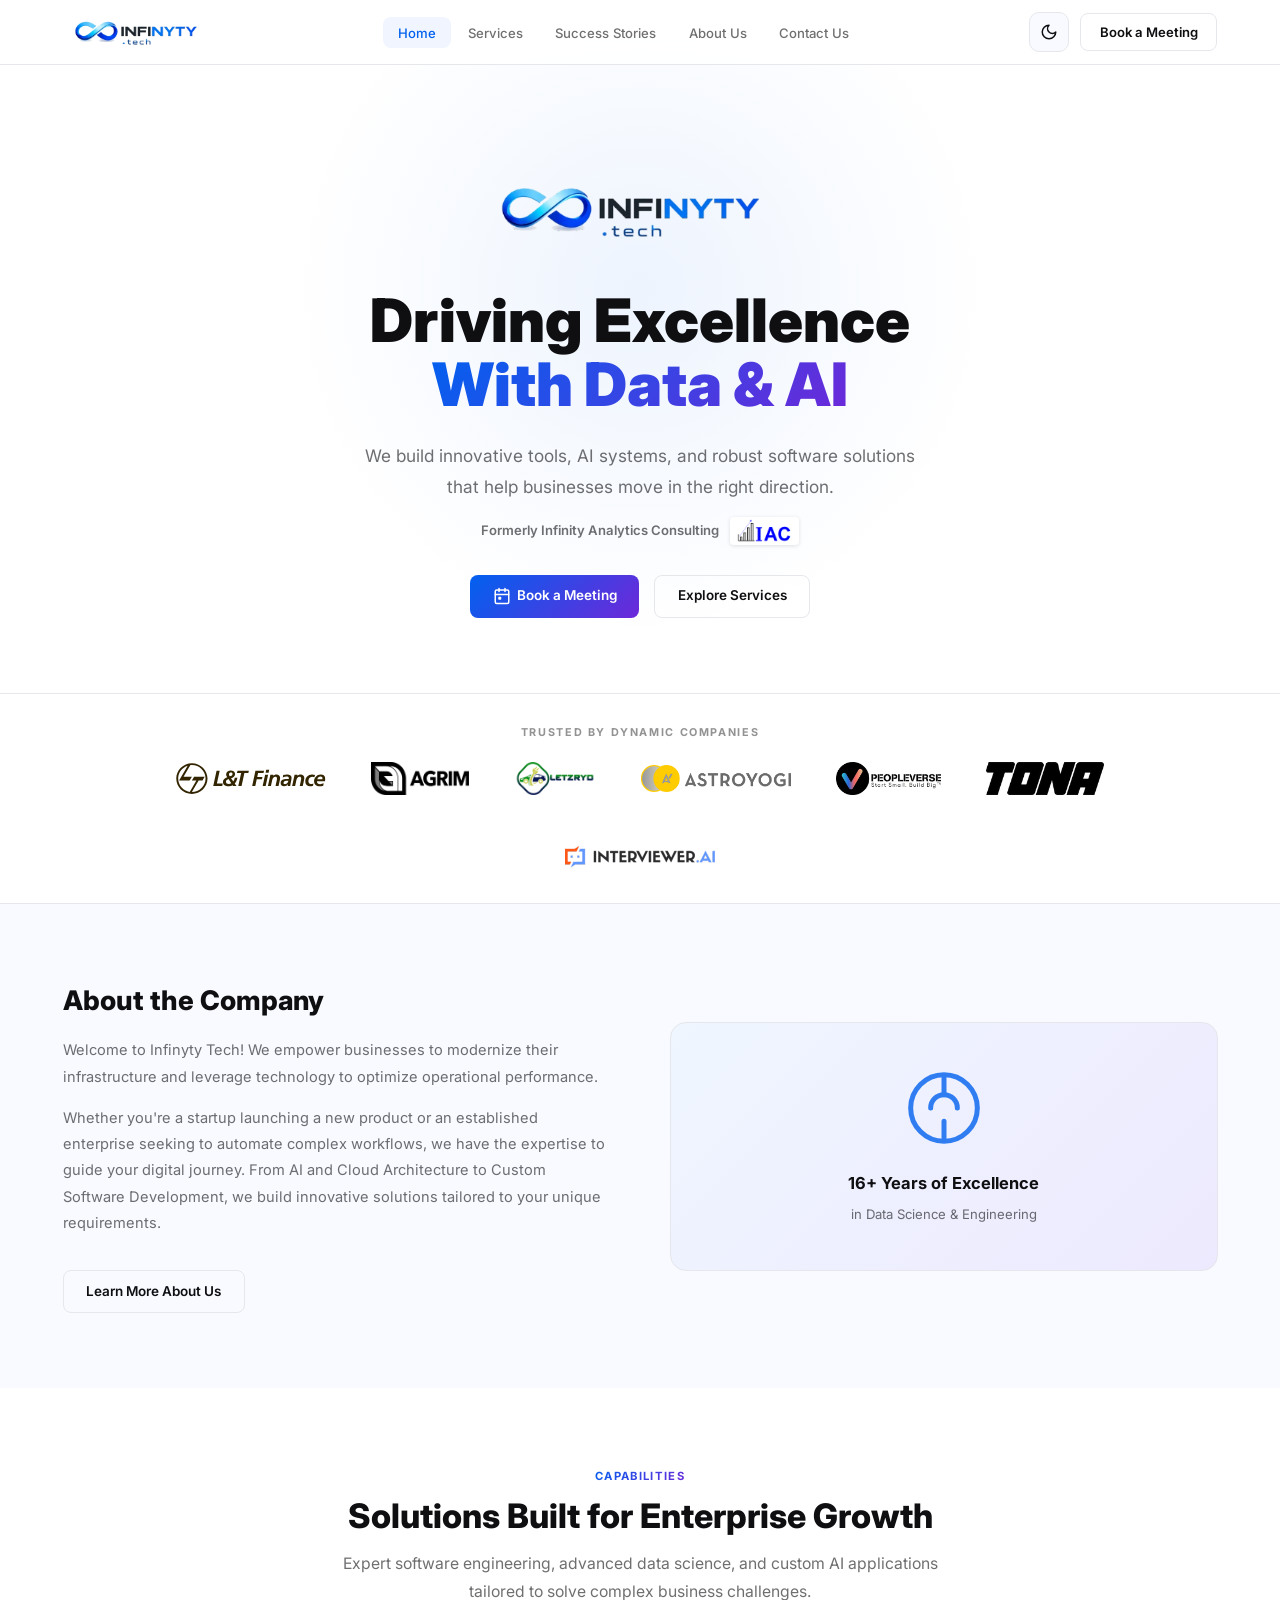
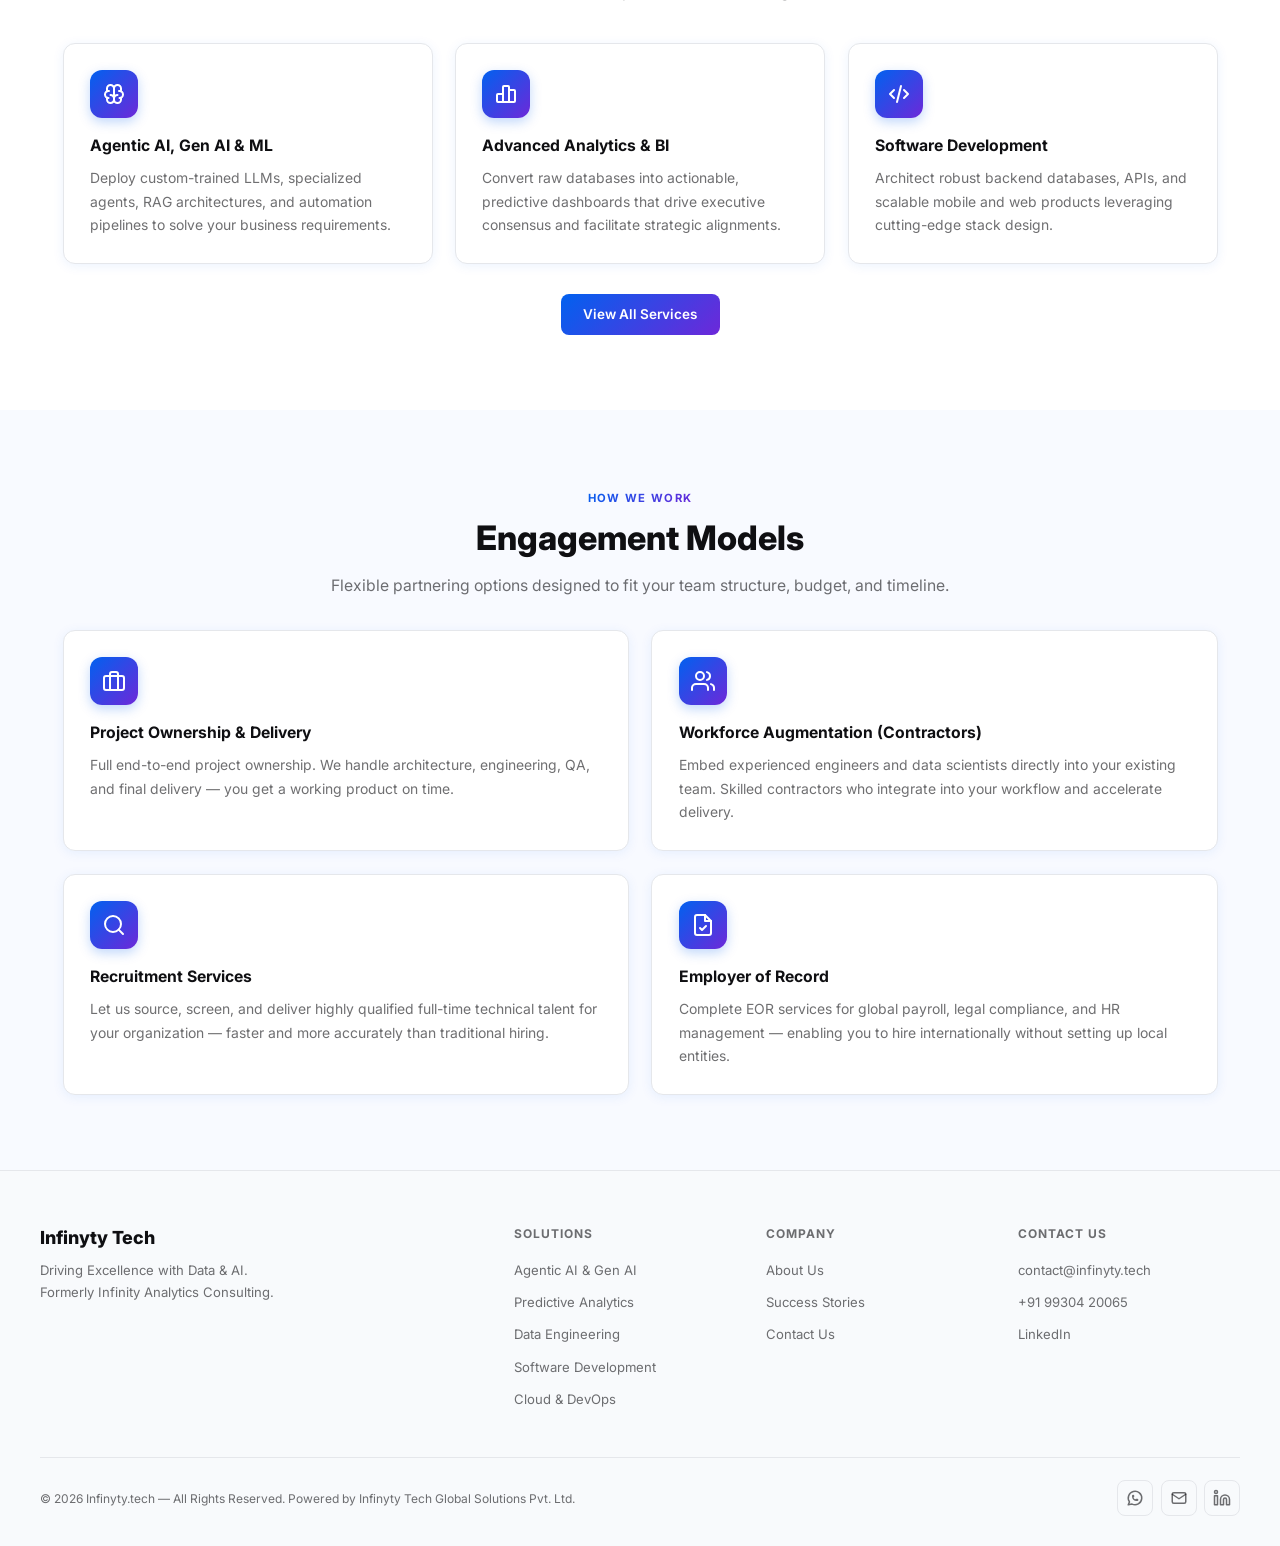
<file: index.html>
﻿<!DOCTYPE html>
<html lang="en">
<head>
  <meta charset="UTF-8">
  <meta name="viewport" content="width=device-width, initial-scale=1.0">
  <title>Infinyty Tech &mdash; AI, Data &amp; Software Solutions</title>
  <meta name="description" content="Infinyty Tech Global Solutions &mdash; Driving Excellence with Data &amp; AI. Formerly Infinity Analytics Consulting.">
  <link rel="icon" type="image/jpeg" href="assets/favicon.jpg">
  <link rel="stylesheet" href="style.css?v=11.0">
  <script>
    (function(){
      var t = localStorage.getItem('theme');
      if (t === 'dark') document.documentElement.classList.add('dark-mode');
    })();
  </script>
</head>
<body>
<div id="scroll-progress"></div>

<header id="header">
  <div class="nav-inner">
    <a href="index.html" class="nav-logo"><img src="assets/logo.png" alt="Infinyty Tech"></a>
    <nav>
      <ul class="nav-links">
        <li><a href="index.html">Home</a></li>
        <li><a href="services.html">Services</a></li>
        <li><a href="success-stories.html">Success Stories</a></li>
        <li><a href="about.html">About Us</a></li>
        <li><a href="contact.html">Contact Us</a></li>
      </ul>
    </nav>
    <div class="nav-actions">
      <button id="theme-toggle" class="theme-toggle-btn" aria-label="Toggle Dark Mode">
        <svg class="sun-icon" xmlns="http://www.w3.org/2000/svg" viewBox="0 0 24 24" fill="none" stroke="currentColor" stroke-width="2" stroke-linecap="round" stroke-linejoin="round"><circle cx="12" cy="12" r="4"/><path d="M12 2v2M12 20v2M4.93 4.93l1.41 1.41M17.66 17.66l1.41 1.41M2 12h2M20 12h2M6.34 17.66l-1.41 1.41M19.07 4.93l-1.41 1.41"/></svg>
        <svg class="moon-icon" xmlns="http://www.w3.org/2000/svg" viewBox="0 0 24 24" fill="none" stroke="currentColor" stroke-width="2" stroke-linecap="round" stroke-linejoin="round"><path d="M12 3a6 6 0 0 0 9 9 9 9 0 1 1-9-9Z"/></svg>
      </button>
      <a href="contact.html#contact-form" class="btn-secondary book-meeting-btn" style="padding:.5rem 1.25rem;font-size:.875rem;">Book a Meeting</a>
    </div>
    <div class="hamburger" id="hamburger" aria-label="Toggle Menu">
      <span></span><span></span><span></span>
    </div>
  </div>
  <div class="mobile-menu" id="mobile-menu">
    <a href="index.html">Home</a>
    <a href="services.html">Services</a>
    <a href="success-stories.html">Success Stories</a>
    <a href="about.html">About Us</a>
    <a href="contact.html">Contact Us</a>
    <a href="contact.html#contact-form" class="btn-primary" style="margin-top:.5rem;justify-content:center;">Book a Meeting</a>
  </div>
</header>

<main>
  <!-- HERO -->
  <div class="hero">
    <img src="assets/logo.png" alt="Infinyty Tech" class="hero-logo">
    <h1>Driving Excellence<br><span class="accent">With Data &amp; AI</span></h1>
    <p>We build innovative tools, AI systems, and robust software solutions that help businesses move in the right direction.</p>
    <div class="hero-formerly">
      Formerly Infinity Analytics Consulting
      <img src="assets/iac-logo.png" alt="Infinity Analytics Consulting Logo">
    </div>
    <div class="hero-btns">
      <a href="contact.html#contact-form" class="btn-primary">
        <svg xmlns="http://www.w3.org/2000/svg" width="18" height="18" viewBox="0 0 24 24" fill="none" stroke="currentColor" stroke-width="2" stroke-linecap="round" stroke-linejoin="round"><rect x="3" y="4" width="18" height="18" rx="2"/><path d="M16 2v4M8 2v4M3 10h18M8 14h2v2H8z"/></svg>
        Book a Meeting
      </a>
      <a href="services.html" class="btn-secondary">Explore Services</a>
    </div>
  </div>

  <!-- CLIENTS SECTION -->
  <section class="clients-section">
    <p class="clients-label">Trusted By Dynamic Companies</p>
    <div class="clients-row">
      <img src="assets/client-ltfinance.svg"   alt="L&T Finance"    class="logo-lt">
      <img src="assets/client-agrim.webp"      alt="Agrim"          class="logo-agrim">
      <img src="assets/client-letzryd.png"     alt="Letzryd"        class="logo-letzryd">
      <img src="assets/client-astroyogi.webp"  alt="Astroyogi"      class="logo-astroyogi">
      <img src="assets/client-peopleverse.avif" alt="Peopleverse"   class="logo-peopleverse">
      <img src="assets/client-tona2.avif"      alt="Tona Activewear" class="logo-tona">
      <img src="assets/client-interviewer.png" alt="Interviewer.ai"  class="logo-interviewer">
    </div>
  </section>

  <!-- ABOUT SNIPPET -->
  <div class="section-full section-bg">
    <div class="section">
      <div class="about-grid">
        <div class="about-text">
          <h2>About the Company</h2>
          <p>Welcome to Infinyty Tech! We empower businesses to modernize their infrastructure and leverage technology to optimize operational performance.</p>
          <p>Whether you're a startup launching a new product or an established enterprise seeking to automate complex workflows, we have the expertise to guide your digital journey. From AI and Cloud Architecture to Custom Software Development, we build innovative solutions tailored to your unique requirements.</p>
          <a href="about.html" class="btn-secondary mt-2" style="display:inline-flex;margin-top:1.25rem;">Learn More About Us</a>
        </div>
        <div class="text-center">
          <div class="excellence-badge">
            <svg xmlns="http://www.w3.org/2000/svg" width="80" height="80" viewBox="0 0 24 24" fill="none" stroke="var(--primary)" stroke-width="1.5" stroke-linecap="round" stroke-linejoin="round" style="margin:0 auto 1rem;opacity:.8"><circle cx="12" cy="12" r="10"/><path d="M8 12a4 4 0 0 1 4-4 4 4 0 0 1 4 4"/><line x1="12" y1="8" x2="12" y2="3"/><line x1="12" y1="16" x2="12" y2="21"/></svg>
            <p class="badge-title">16+ Years of Excellence</p>
            <p class="badge-desc">in Data Science &amp; Engineering</p>
          </div>
        </div>
      </div>
    </div>
  </div>

  <!-- CAPABILITIES -->
  <div class="section">
    <div class="text-center mb-4">
      <p class="tagline">Capabilities</p>
      <h2 class="section-title">Solutions Built for Enterprise Growth</h2>
      <p class="section-sub">Expert software engineering, advanced data science, and custom AI applications tailored to solve complex business challenges.</p>
    </div>
    <div class="grid-3" style="margin-top:2.5rem;">
      <div class="card">
        <div class="card-icon">
          <svg xmlns="http://www.w3.org/2000/svg" viewBox="0 0 24 24" stroke-width="2" stroke-linecap="round" stroke-linejoin="round"><path d="M15.5 13a3.5 3.5 0 0 0-3.5 3.5v1a3.5 3.5 0 0 0 7 0v-1.8M8.5 13a3.5 3.5 0 0 1 3.5 3.5v1a3.5 3.5 0 0 1-7 0v-1.8"/><path d="M17.5 16a3.5 3.5 0 0 0 0-7H17"/><path d="M19 9.3V6.5a3.5 3.5 0 0 0-7 0M6.5 16a3.5 3.5 0 0 1 0-7H7"/><path d="M5 9.3V6.5a3.5 3.5 0 0 1 7 0v10"/></svg>
        </div>
        <h3>Agentic AI, Gen AI &amp; ML</h3>
        <p>Deploy custom-trained LLMs, specialized agents, RAG architectures, and automation pipelines to solve your business requirements.</p>
      </div>
      <div class="card">
        <div class="card-icon">
          <svg xmlns="http://www.w3.org/2000/svg" viewBox="0 0 24 24" stroke-width="2" stroke-linecap="round" stroke-linejoin="round"><path d="M3 13a1 1 0 0 1 1-1h4a1 1 0 0 1 1 1v6a1 1 0 0 1-1 1H4a1 1 0 0 1-1-1zm12-4a1 1 0 0 1 1-1h4a1 1 0 0 1 1 1v10a1 1 0 0 1-1 1h-4a1 1 0 0 1-1-1zM9 5a1 1 0 0 1 1-1h4a1 1 0 0 1 1 1v14a1 1 0 0 1-1 1h-4a1 1 0 0 1-1-1zM4 20h14"/></svg>
        </div>
        <h3>Advanced Analytics &amp; BI</h3>
        <p>Convert raw databases into actionable, predictive dashboards that drive executive consensus and facilitate strategic alignments.</p>
      </div>
      <div class="card">
        <div class="card-icon">
          <svg xmlns="http://www.w3.org/2000/svg" viewBox="0 0 24 24" stroke-width="2" stroke-linecap="round" stroke-linejoin="round"><path d="m7 8-4 4 4 4m10-8 4 4-4 4M14 4l-4 16"/></svg>
        </div>
        <h3>Software Development</h3>
        <p>Architect robust backend databases, APIs, and scalable mobile and web products leveraging cutting-edge stack design.</p>
      </div>
    </div>
    <div class="text-center mt-4">
      <a href="services.html" class="btn-primary">View All Services</a>
    </div>
  </div>

  <!-- ENGAGEMENT MODELS -->
  <div class="section-full section-bg">
    <div class="section">
      <div class="text-center mb-4">
        <p class="tagline">How We Work</p>
        <h2 class="section-title">Engagement Models</h2>
        <p class="section-sub">Flexible partnering options designed to fit your team structure, budget, and timeline.</p>
      </div>
      <div class="grid-2" style="margin-top:2rem;">
        <div class="card">
          <div class="card-icon"><svg xmlns="http://www.w3.org/2000/svg" viewBox="0 0 24 24" stroke-width="2" stroke-linecap="round" stroke-linejoin="round"><rect x="2" y="7" width="20" height="14" rx="2"/><path d="M16 21V5a2 2 0 0 0-2-2h-4a2 2 0 0 0-2 2v16"/></svg></div>
          <h3>Project Ownership &amp; Delivery</h3>
          <p>Full end-to-end project ownership. We handle architecture, engineering, QA, and final delivery &mdash; you get a working product on time.</p>
        </div>
        <div class="card">
          <div class="card-icon"><svg xmlns="http://www.w3.org/2000/svg" viewBox="0 0 24 24" stroke-width="2" stroke-linecap="round" stroke-linejoin="round"><path d="M17 21v-2a4 4 0 0 0-4-4H5a4 4 0 0 0-4 4v2"/><circle cx="9" cy="7" r="4"/><path d="M23 21v-2a4 4 0 0 0-3-3.87"/><path d="M16 3.13a4 4 0 0 1 0 7.75"/></svg></div>
          <h3>Workforce Augmentation (Contractors)</h3>
          <p>Embed experienced engineers and data scientists directly into your existing team. Skilled contractors who integrate into your workflow and accelerate delivery.</p>
        </div>
        <div class="card">
          <div class="card-icon"><svg xmlns="http://www.w3.org/2000/svg" viewBox="0 0 24 24" stroke-width="2" stroke-linecap="round" stroke-linejoin="round"><circle cx="11" cy="11" r="8"/><line x1="21" y1="21" x2="16.65" y2="16.65"/></svg></div>
          <h3>Recruitment Services</h3>
          <p>Let us source, screen, and deliver highly qualified full-time technical talent for your organization &mdash; faster and more accurately than traditional hiring.</p>
        </div>
        <div class="card">
          <div class="card-icon"><svg xmlns="http://www.w3.org/2000/svg" viewBox="0 0 24 24" stroke-width="2" stroke-linecap="round" stroke-linejoin="round"><path d="M14 2H6a2 2 0 0 0-2 2v16a2 2 0 0 0 2 2h12a2 2 0 0 0 2-2V8z"/><polyline points="14 2 14 8 20 8"/><path d="M9 15l2 2 4-4"/></svg></div>
          <h3>Employer of Record</h3>
          <p>Complete EOR services for global payroll, legal compliance, and HR management &mdash; enabling you to hire internationally without setting up local entities.</p>
        </div>
      </div>
    </div>
  </div>

</main>

<footer>
  <div class="footer-inner">
    <div class="footer-grid">
      <div class="footer-brand">
        <h3>Infinyty Tech</h3>
        <p>Driving Excellence with Data &amp; AI. Formerly Infinity Analytics Consulting.</p>
      </div>
      <div class="footer-col">
        <h4>Solutions</h4>
        <ul>
          <li><a href="services.html">Agentic AI &amp; Gen AI</a></li>
          <li><a href="services.html">Predictive Analytics</a></li>
          <li><a href="services.html">Data Engineering</a></li>
          <li><a href="services.html">Software Development</a></li>
          <li><a href="services.html">Cloud &amp; DevOps</a></li>
        </ul>
      </div>
      <div class="footer-col">
        <h4>Company</h4>
        <ul>
          <li><a href="about.html">About Us</a></li>
          <li><a href="success-stories.html">Success Stories</a></li>
          <li><a href="contact.html">Contact Us</a></li>
        </ul>
      </div>
      <div class="footer-col">
        <h4>Contact Us</h4>
        <ul>
          <li><a href="mailto:contact@infinyty.tech">contact@infinyty.tech</a></li>
          <li><a href="tel:+919930420065">+91 99304 20065</a></li>
          <li><a href="https://www.linkedin.com/company/infinity-analytics-consulting/" target="_blank">LinkedIn</a></li>
        </ul>
      </div>
    </div>
    <div class="footer-bottom">
      <p>&copy; 2026 Infinyty.tech &mdash; All Rights Reserved. Powered by Infinyty Tech Global Solutions Pvt. Ltd.</p>
      <div class="footer-socials">
        <a href="https://wa.me/919930420065" aria-label="WhatsApp">
          <svg xmlns="http://www.w3.org/2000/svg" viewBox="0 0 24 24" fill="none" stroke="currentColor" stroke-width="2" stroke-linecap="round" stroke-linejoin="round"><path d="m3 21 1.65-3.8a9 9 0 1 1 3.4 2.9z"/><path d="M9 10a.5.5 0 0 0 1 0V9a.5.5 0 0 0-1 0za5 5 0 0 0 5 5h1a.5.5 0 0 0 0-1h-1a.5.5 0 0 0 0 1"/></svg>
        </a>
        <a href="mailto:contact@infinyty.tech" aria-label="Email">
          <svg xmlns="http://www.w3.org/2000/svg" viewBox="0 0 24 24" fill="none" stroke="currentColor" stroke-width="2" stroke-linecap="round" stroke-linejoin="round"><rect x="3" y="5" width="18" height="14" rx="2"/><path d="m3 7 9 6 9-6"/></svg>
        </a>
        <a href="https://www.linkedin.com/company/infinity-analytics-consulting/" target="_blank" aria-label="LinkedIn">
          <svg xmlns="http://www.w3.org/2000/svg" viewBox="0 0 24 24" fill="none" stroke="currentColor" stroke-width="2" stroke-linecap="round" stroke-linejoin="round"><path d="M16 8a6 6 0 0 1 6 6v7h-4v-7a2 2 0 0 0-2-2 2 2 0 0 0-2 2v7h-4v-7a6 6 0 0 1 6-6z"/><rect x="2" y="9" width="4" height="12"/><circle cx="4" cy="4" r="2"/></svg>
        </a>
      </div>
    </div>
  </div>
</footer>

<script src="main.js?v=7.0"></script>
</body>
</html>
</file>
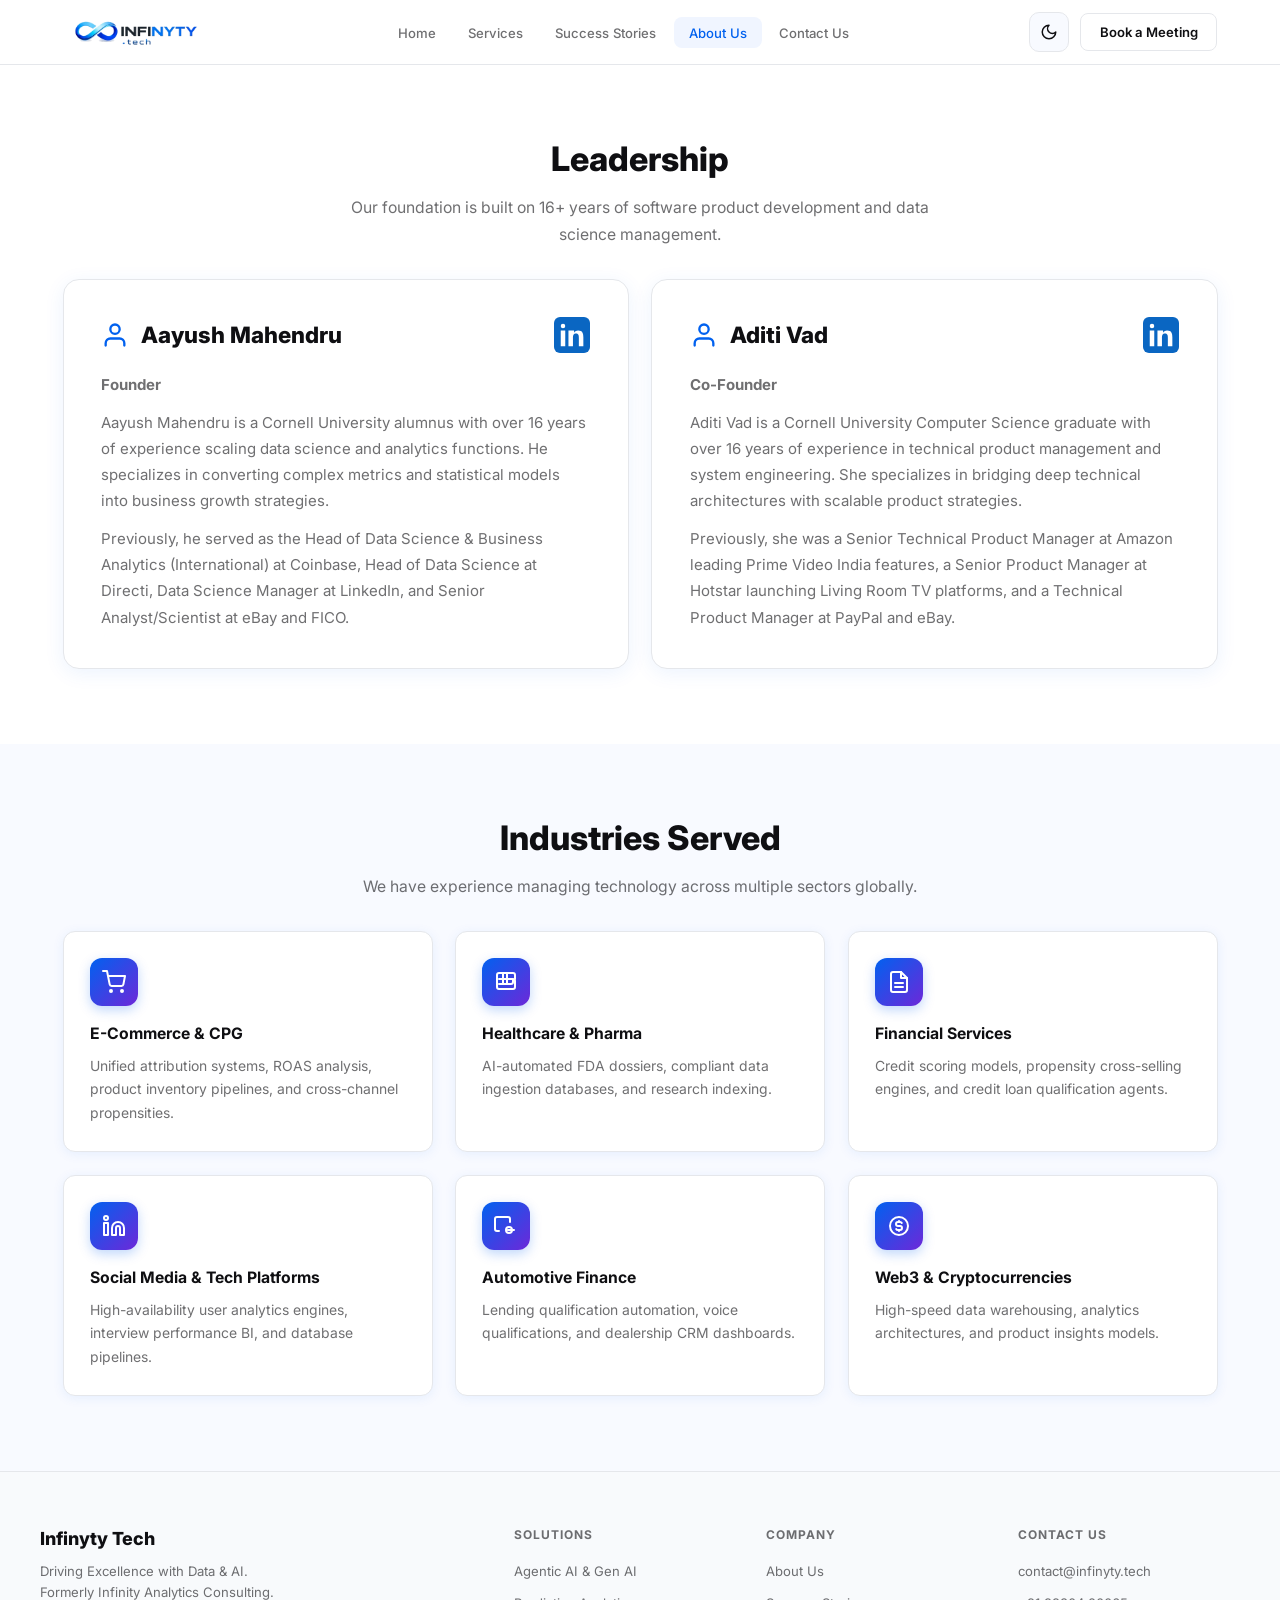
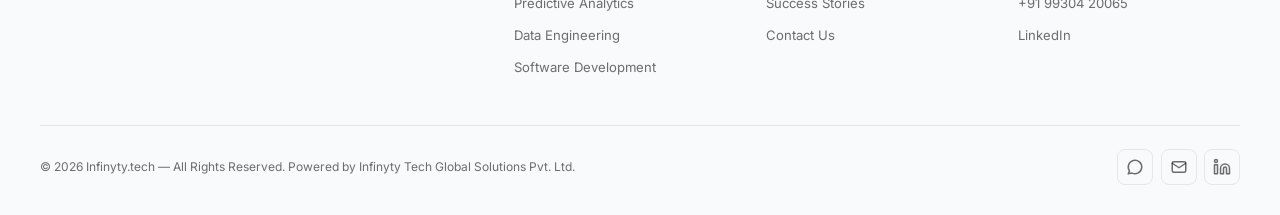
<file: about.html>
﻿<!DOCTYPE html>
<html lang="en">
<head>
  <meta charset="UTF-8">
  <meta name="viewport" content="width=device-width, initial-scale=1.0">
  <title>About Us &mdash; Infinyty Tech</title>
  <meta name="description" content="Meet the Infinyty Tech management team &mdash; 16+ years of elite data science and software leadership.">
  <meta property="og:title" content="About Us — Infinyty Tech">
  <meta property="og:description" content="Meet the founders of Infinyty Tech — data science and engineering leaders with 16+ years of experience.">
  <meta property="og:type" content="website">
  <meta property="og:url" content="https://infinyty.netlify.app/about.html">
  <link rel="icon" type="image/jpeg" href="assets/favicon.jpg">
  <link rel="stylesheet" href="style.css?v=11.0">
  <script>
    (function(){
      var t = localStorage.getItem('theme');
      if (t === 'dark') document.documentElement.classList.add('dark-mode');
    })();
  </script>
</head>
<body>
<div id="scroll-progress"></div>

<header id="header">
  <div class="nav-inner">
    <a href="index.html" class="nav-logo"><img src="assets/logo.png" alt="Infinyty Tech"></a>
    <nav>
      <ul class="nav-links">
        <li><a href="index.html">Home</a></li>
        <li><a href="services.html">Services</a></li>
        <li><a href="success-stories.html">Success Stories</a></li>
        <li><a href="about.html">About Us</a></li>
        <li><a href="contact.html">Contact Us</a></li>
      </ul>
    </nav>
    <div class="nav-actions">
      <button id="theme-toggle" class="theme-toggle-btn" aria-label="Toggle Dark Mode">
        <svg class="sun-icon" xmlns="http://www.w3.org/2000/svg" viewBox="0 0 24 24" fill="none" stroke="currentColor" stroke-width="2" stroke-linecap="round" stroke-linejoin="round"><circle cx="12" cy="12" r="4"/><path d="M12 2v2M12 20v2M4.93 4.93l1.41 1.41M17.66 17.66l1.41 1.41M2 12h2M20 12h2M6.34 17.66l-1.41 1.41M19.07 4.93l-1.41 1.41"/></svg>
        <svg class="moon-icon" xmlns="http://www.w3.org/2000/svg" viewBox="0 0 24 24" fill="none" stroke="currentColor" stroke-width="2" stroke-linecap="round" stroke-linejoin="round"><path d="M12 3a6 6 0 0 0 9 9 9 9 0 1 1-9-9Z"/></svg>
      </button>
      <a href="contact.html#contact-form" class="btn-secondary book-meeting-btn" style="padding:.5rem 1.25rem;font-size:.875rem;">Book a Meeting</a>
    </div>
    <div class="hamburger" id="hamburger"><span></span><span></span><span></span></div>
  </div>
  <div class="mobile-menu" id="mobile-menu">
    <a href="index.html">Home</a>
    <a href="services.html">Services</a>
    <a href="success-stories.html">Success Stories</a>
    <a href="about.html">About Us</a>
    <a href="contact.html">Contact Us</a>
    <a href="contact.html#contact-form" class="btn-primary" style="margin-top:.5rem;justify-content:center;">Book a Meeting</a>
  </div>
</header>

<main>
  <!-- LEADERSHIP TEAM -->
  <div class="section">
    <div class="text-center mb-4">
      <h1 class="section-title">Leadership</h1>
      <p class="section-sub">Our foundation is built on 16+ years of software product development and data science management.</p>
    </div>
    <div class="grid-2" style="margin-top:2rem;">
      <div class="team-card">
        <div class="team-header">
          <div class="team-name-row">
            <svg xmlns="http://www.w3.org/2000/svg" viewBox="0 0 24 24" fill="none" stroke="currentColor" stroke-width="2" stroke-linecap="round" stroke-linejoin="round"><path d="M20 21v-2a4 4 0 0 0-4-4H8a4 4 0 0 0-4 4v2"/><circle cx="12" cy="7" r="4"/></svg>
            <h3><a href="https://www.linkedin.com/in/aayushmahendru/" target="_blank" class="team-name-link">Aayush Mahendru</a></h3>
          </div>
          <a href="https://www.linkedin.com/in/aayushmahendru/" target="_blank" class="linkedin-icon-btn" aria-label="Aayush Mahendru on LinkedIn">
            <svg xmlns="http://www.w3.org/2000/svg" width="36" height="36" viewBox="0 0 72 72">
              <rect width="72" height="72" rx="8" fill="#0A66C2"/>
              <path fill="#fff" d="M13.5 27h9v31.5h-9zM18 22.5a4.5 4.5 0 1 1 0-9 4.5 4.5 0 0 1 0 9zM31.5 27H40v4.3h.1c1.2-2.2 4-4.3 8.2-4.3 8.8 0 10.4 5.8 10.4 13.3V58.5h-9V42c0-3.9-.1-9-5.5-9s-6.3 4.3-6.3 8.7V58.5h-9V27z"/>
            </svg>
          </a>
        </div>
        <p><strong>Founder</strong></p>
        <p style="margin-top: 0.75rem;">Aayush Mahendru is a Cornell University alumnus with over 16 years of experience scaling data science and analytics functions. He specializes in converting complex metrics and statistical models into business growth strategies.</p>
        <p style="margin-top: 0.75rem;">Previously, he served as the Head of Data Science &amp; Business Analytics (International) at Coinbase, Head of Data Science at Directi, Data Science Manager at LinkedIn, and Senior Analyst/Scientist at eBay and FICO.</p>
      </div>
      <div class="team-card">
        <div class="team-header">
          <div class="team-name-row">
            <svg xmlns="http://www.w3.org/2000/svg" viewBox="0 0 24 24" fill="none" stroke="currentColor" stroke-width="2" stroke-linecap="round" stroke-linejoin="round"><path d="M20 21v-2a4 4 0 0 0-4-4H8a4 4 0 0 0-4 4v2"/><circle cx="12" cy="7" r="4"/></svg>
            <h3><a href="https://www.linkedin.com/in/aditivad/" target="_blank" class="team-name-link">Aditi Vad</a></h3>
          </div>
          <a href="https://www.linkedin.com/in/aditivad/" target="_blank" class="linkedin-icon-btn" aria-label="Aditi Vad on LinkedIn">
            <svg xmlns="http://www.w3.org/2000/svg" width="36" height="36" viewBox="0 0 72 72">
              <rect width="72" height="72" rx="8" fill="#0A66C2"/>
              <path fill="#fff" d="M13.5 27h9v31.5h-9zM18 22.5a4.5 4.5 0 1 1 0-9 4.5 4.5 0 0 1 0 9zM31.5 27H40v4.3h.1c1.2-2.2 4-4.3 8.2-4.3 8.8 0 10.4 5.8 10.4 13.3V58.5h-9V42c0-3.9-.1-9-5.5-9s-6.3 4.3-6.3 8.7V58.5h-9V27z"/>
            </svg>
          </a>
        </div>
        <p><strong>Co-Founder</strong></p>
        <p style="margin-top: 0.75rem;">Aditi Vad is a Cornell University Computer Science graduate with over 16 years of experience in technical product management and system engineering. She specializes in bridging deep technical architectures with scalable product strategies.</p>
        <p style="margin-top: 0.75rem;">Previously, she was a Senior Technical Product Manager at Amazon leading Prime Video India features, a Senior Product Manager at Hotstar launching Living Room TV platforms, and a Technical Product Manager at PayPal and eBay.</p>
      </div>
    </div>
  </div>

  <!-- INDUSTRIES -->
  <div class="section-full section-bg">
    <div class="section">
      <div class="text-center mb-4">
        <h2 class="section-title">Industries Served</h2>
        <p class="section-sub">We have experience managing technology across multiple sectors globally.</p>
      </div>
      <div class="grid-3" style="margin-top:2rem;">
        <div class="card">
          <div class="card-icon"><svg xmlns="http://www.w3.org/2000/svg" viewBox="0 0 24 24" stroke-width="2" stroke-linecap="round" stroke-linejoin="round"><circle cx="9" cy="21" r="1"/><circle cx="20" cy="21" r="1"/><path d="M1 1h4l2.68 13.39a2 2 0 0 0 2 1.61h9.72a2 2 0 0 0 2-1.61L23 6H6"/></svg></div>
          <h3>E-Commerce &amp; CPG</h3>
          <p>Unified attribution systems, ROAS analysis, product inventory pipelines, and cross-channel propensities.</p>
        </div>
        <div class="card">
          <div class="card-icon"><svg xmlns="http://www.w3.org/2000/svg" viewBox="0 0 24 24" stroke-width="2" stroke-linecap="round" stroke-linejoin="round"><path d="M9 3H5a2 2 0 0 0-2 2v4m6-6h10a2 2 0 0 1 2 2v4M9 3v11m0 0H5m4 0h4m0 0V3m0 11h4a2 2 0 0 0 2-2V9m0 0H5m14 0a2 2 0 0 1 2 2v6a2 2 0 0 1-2 2H5a2 2 0 0 1-2-2V9"/></svg></div>
          <h3>Healthcare &amp; Pharma</h3>
          <p>AI-automated FDA dossiers, compliant data ingestion databases, and research indexing.</p>
        </div>
        <div class="card">
          <div class="card-icon"><svg xmlns="http://www.w3.org/2000/svg" viewBox="0 0 24 24" stroke-width="2" stroke-linecap="round" stroke-linejoin="round"><path d="M14 2H6a2 2 0 0 0-2 2v16a2 2 0 0 0 2 2h12a2 2 0 0 0 2-2V8z"/><polyline points="14 2 14 8 20 8"/><line x1="16" y1="13" x2="8" y2="13"/><line x1="16" y1="17" x2="8" y2="17"/></svg></div>
          <h3>Financial Services</h3>
          <p>Credit scoring models, propensity cross-selling engines, and credit loan qualification agents.</p>
        </div>
        <div class="card">
          <div class="card-icon"><svg xmlns="http://www.w3.org/2000/svg" viewBox="0 0 24 24" stroke-width="2" stroke-linecap="round" stroke-linejoin="round"><path d="M16 8a6 6 0 0 1 6 6v7h-4v-7a2 2 0 0 0-4 0v7h-4v-7a6 6 0 0 1 6-6z"/><rect x="2" y="9" width="4" height="12"/><circle cx="4" cy="4" r="2"/></svg></div>
          <h3>Social Media &amp; Tech Platforms</h3>
          <p>High-availability user analytics engines, interview performance BI, and database pipelines.</p>
        </div>
        <div class="card">
          <div class="card-icon"><svg xmlns="http://www.w3.org/2000/svg" viewBox="0 0 24 24" stroke-width="2" stroke-linecap="round" stroke-linejoin="round"><path d="M5 17H3a2 2 0 0 1-2-2V5a2 2 0 0 1 2-2h11a2 2 0 0 1 2 2v3m-1 11a3 3 0 1 0 0-6 3 3 0 0 0 0 6zm5-3H14"/></svg></div>
          <h3>Automotive Finance</h3>
          <p>Lending qualification automation, voice qualifications, and dealership CRM dashboards.</p>
        </div>
        <div class="card">
          <div class="card-icon"><svg xmlns="http://www.w3.org/2000/svg" viewBox="0 0 24 24" stroke-width="2" stroke-linecap="round" stroke-linejoin="round"><circle cx="12" cy="12" r="9"/><path d="M14.8 9A2 2 0 0 0 13 8h-2a2 2 0 0 0 0 4h2a2 2 0 0 1 0 4h-2a2 2 0 0 1-1.8-1M12 7v1m0 8v1"/></svg></div>
          <h3>Web3 &amp; Cryptocurrencies</h3>
          <p>High-speed data warehousing, analytics architectures, and product insights models.</p>
        </div>
      </div>
    </div>
  </div>

</main>

<footer>
  <div class="footer-inner">
    <div class="footer-grid">
      <div class="footer-brand"><h3>Infinyty Tech</h3><p>Driving Excellence with Data &amp; AI. Formerly Infinity Analytics Consulting.</p></div>
      <div class="footer-col"><h4>Solutions</h4><ul><li><a href="services.html">Agentic AI &amp; Gen AI</a></li><li><a href="services.html">Predictive Analytics</a></li><li><a href="services.html">Data Engineering</a></li><li><a href="services.html">Software Development</a></li></ul></div>
      <div class="footer-col"><h4>Company</h4><ul><li><a href="about.html">About Us</a></li><li><a href="success-stories.html">Success Stories</a></li><li><a href="contact.html">Contact Us</a></li></ul></div>
      <div class="footer-col"><h4>Contact Us</h4><ul><li><a href="mailto:contact@infinyty.tech">contact@infinyty.tech</a></li><li><a href="tel:+919930420065">+91 99304 20065</a></li><li><a href="https://www.linkedin.com/company/infinity-analytics-consulting/" target="_blank">LinkedIn</a></li></ul></div>
    </div>
    <div class="footer-bottom">
      <p>&copy; 2026 Infinyty.tech &mdash; All Rights Reserved. Powered by Infinyty Tech Global Solutions Pvt. Ltd.</p>
      <div class="footer-socials">
        <a href="https://wa.me/919930420065" aria-label="WhatsApp"><svg xmlns="http://www.w3.org/2000/svg" viewBox="0 0 24 24" fill="none" stroke="currentColor" stroke-width="2" stroke-linecap="round" stroke-linejoin="round"><path d="m3 21 1.65-3.8a9 9 0 1 1 3.4 2.9z"/></svg></a>
        <a href="mailto:contact@infinyty.tech" aria-label="Email"><svg xmlns="http://www.w3.org/2000/svg" viewBox="0 0 24 24" fill="none" stroke="currentColor" stroke-width="2" stroke-linecap="round" stroke-linejoin="round"><rect x="3" y="5" width="18" height="14" rx="2"/><path d="m3 7 9 6 9-6"/></svg></a>
        <a href="https://www.linkedin.com/company/infinity-analytics-consulting/" target="_blank" aria-label="LinkedIn"><svg xmlns="http://www.w3.org/2000/svg" viewBox="0 0 24 24" fill="none" stroke="currentColor" stroke-width="2" stroke-linecap="round" stroke-linejoin="round"><path d="M16 8a6 6 0 0 1 6 6v7h-4v-7a2 2 0 0 0-4 0v7h-4v-7a6 6 0 0 1 6-6z"/><rect x="2" y="9" width="4" height="12"/><circle cx="4" cy="4" r="2"/></svg></a>
      </div>
    </div>
  </div>
</footer>

<script src="main.js?v=7.0"></script>
</body>
</html>
</file>
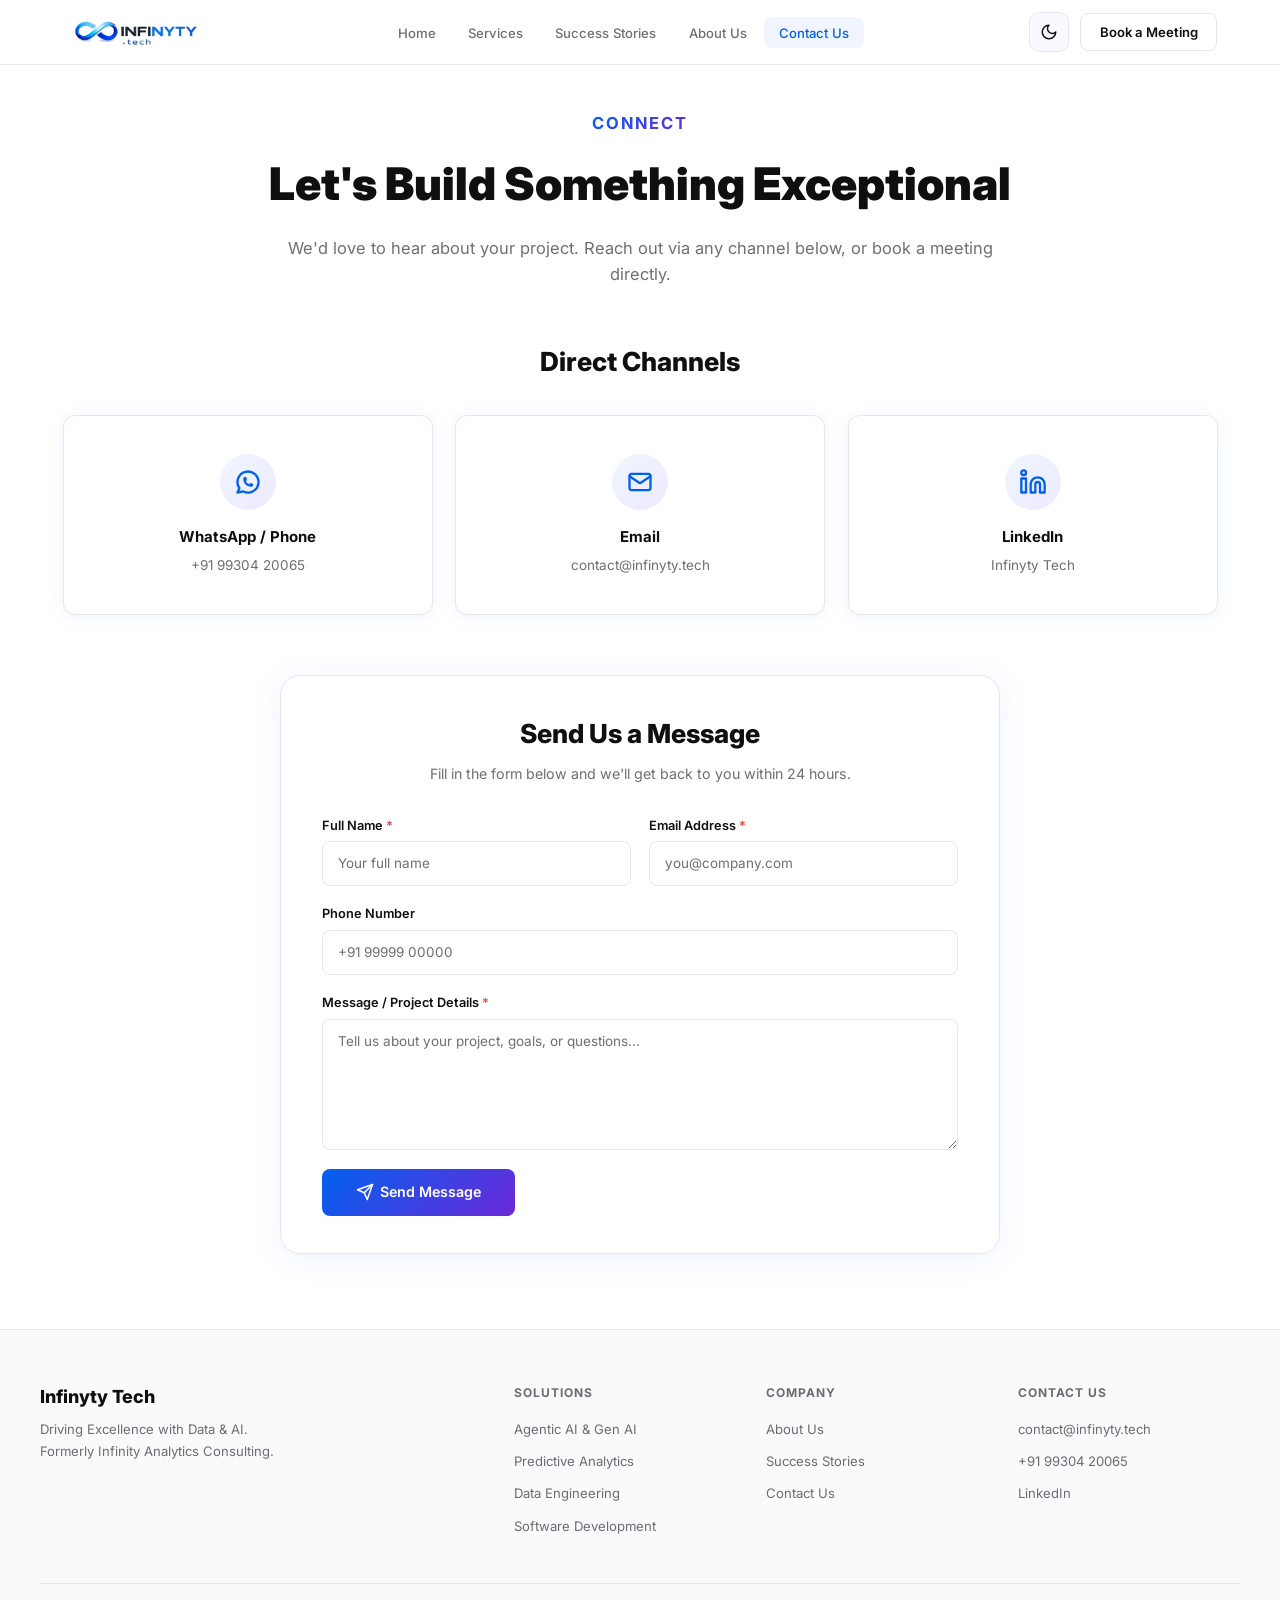
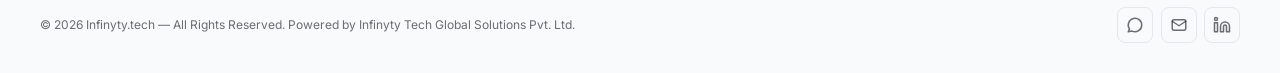
<file: contact.html>
﻿<!DOCTYPE html>
<html lang="en">
<head>
  <meta charset="UTF-8">
  <meta name="viewport" content="width=device-width, initial-scale=1.0">
  <title>Contact Us &mdash; Infinyty Tech</title>
  <meta name="description" content="Get in touch with Infinyty Tech &mdash; book a meeting or reach us via WhatsApp, email, or LinkedIn.">
  <meta property="og:title" content="Contact Us — Infinyty Tech">
  <meta property="og:description" content="Get in touch with Infinyty Tech to discuss your AI, data science, or software engineering needs.">
  <meta property="og:type" content="website">
  <meta property="og:url" content="https://infinyty.netlify.app/contact.html">
  <link rel="icon" type="image/jpeg" href="assets/favicon.jpg">
  <link rel="stylesheet" href="style.css?v=11.0">
  <script>
    (function(){
      var t = localStorage.getItem('theme');
      if (t === 'dark') document.documentElement.classList.add('dark-mode');
    })();
  </script>
  <style>
    .contact-grid { display: grid; grid-template-columns: repeat(3, 1fr); gap: 1.5rem; margin-top: 2.5rem; }
    @media (max-width: 768px) { .contact-grid { grid-template-columns: 1fr; } }

    /* ── Contact Form ── */
    .cf-card { max-width: 720px; margin: 4rem auto 0; background: var(--card-bg); border: 1px solid var(--border); border-radius: 20px; padding: 2.5rem 2.75rem; box-shadow: 0 4px 32px var(--shadow-color); scroll-margin-top: 90px; }
    .cf-card h2 { font-size: 1.75rem; font-weight: 800; color: var(--text); margin-bottom: .5rem; }
    .cf-card .cf-sub { font-size: .95rem; color: var(--text-muted); margin-bottom: 2rem; }
    .cf-form { display: flex; flex-direction: column; gap: 1.25rem; }
    .cf-row { display: grid; grid-template-columns: 1fr 1fr; gap: 1.25rem; }
    .cf-field { display: flex; flex-direction: column; gap: .35rem; }
    .cf-field label { font-size: .85rem; font-weight: 600; color: var(--text); }
    .cf-field label span { color: #ef4444; }
    .cf-field input,
    .cf-field textarea {
      font-family: 'Inter', sans-serif;
      font-size: .9rem;
      color: var(--text);
      background: var(--bg);
      border: 1.5px solid var(--border);
      border-radius: 8px;
      padding: .7rem 1rem;
      width: 100%;
      outline: none;
      transition: border-color .2s, box-shadow .2s;
      resize: vertical;
    }
    .cf-field input::placeholder, .cf-field textarea::placeholder { color: var(--text-muted); }
    .cf-field input:focus, .cf-field textarea:focus { border-color: var(--primary); box-shadow: 0 0 0 3px rgba(1,97,239,.12); }
    .cf-submit {
      font-family: 'Inter', sans-serif !important;
      font-size: .95rem;
      font-weight: 600;
      padding: .8rem 2.25rem;
      border-radius: 8px;
      align-self: flex-start;
      transition: all .2s ease;
    }
    .cf-submit svg { transition: transform .2s ease; }
    .cf-submit:hover svg { transform: translate(3px, -3px); }
    .cf-status { text-align: center; font-size: .9rem; font-weight: 500; padding: .5rem 0; display: none; }
    @media (max-width: 600px) { .cf-card { padding: 1.75rem 1.25rem; } .cf-row { grid-template-columns: 1fr; } .cf-submit { width: 100%; justify-content: center; } }
  </style>
</head>
<body>
<div id="scroll-progress"></div>

<header id="header">
  <div class="nav-inner">
    <a href="index.html" class="nav-logo"><img src="assets/logo.png" alt="Infinyty Tech"></a>
    <nav>
      <ul class="nav-links">
        <li><a href="index.html">Home</a></li>
        <li><a href="services.html">Services</a></li>
        <li><a href="success-stories.html">Success Stories</a></li>
        <li><a href="about.html">About Us</a></li>
        <li><a href="contact.html">Contact Us</a></li>
      </ul>
    </nav>
    <div class="nav-actions">
      <button id="theme-toggle" class="theme-toggle-btn" aria-label="Toggle Dark Mode">
        <svg class="sun-icon" xmlns="http://www.w3.org/2000/svg" viewBox="0 0 24 24" fill="none" stroke="currentColor" stroke-width="2" stroke-linecap="round" stroke-linejoin="round"><circle cx="12" cy="12" r="4"/><path d="M12 2v2M12 20v2M4.93 4.93l1.41 1.41M17.66 17.66l1.41 1.41M2 12h2M20 12h2M6.34 17.66l-1.41 1.41M19.07 4.93l-1.41 1.41"/></svg>
        <svg class="moon-icon" xmlns="http://www.w3.org/2000/svg" viewBox="0 0 24 24" fill="none" stroke="currentColor" stroke-width="2" stroke-linecap="round" stroke-linejoin="round"><path d="M12 3a6 6 0 0 0 9 9 9 9 0 1 1-9-9Z"/></svg>
      </button>
      <a href="contact.html#contact-form" class="btn-secondary book-meeting-btn" style="padding:.5rem 1.25rem;font-size:.875rem;">Book a Meeting</a>
    </div>
    <div class="hamburger" id="hamburger"><span></span><span></span><span></span></div>
  </div>
  <div class="mobile-menu" id="mobile-menu">
    <a href="index.html">Home</a>
    <a href="services.html">Services</a>
    <a href="success-stories.html">Success Stories</a>
    <a href="about.html">About Us</a>
    <a href="contact.html">Contact Us</a>
    <a href="contact.html#contact-form" class="btn-primary" style="margin-top:.5rem;justify-content:center;">Book a Meeting</a>
  </div>
</header>

<main>
  <div class="page-hero">
    <p class="tagline">Connect</p>
    <h1>Let's Build Something Exceptional</h1>
    <p>We'd love to hear about your project. Reach out via any channel below, or book a meeting directly.</p>
  </div>

  <div class="section">
    <div class="text-center">
      <h2 class="section-title" style="font-size:1.75rem;">Direct Channels</h2>
    </div>

    <div class="contact-grid">
      <!-- WhatsApp -->
      <div class="contact-card">
        <a href="tel:+919930420065" class="full-link" aria-label="Call on WhatsApp"></a>
        <div class="contact-icon">
          <svg xmlns="http://www.w3.org/2000/svg" viewBox="0 0 24 24" fill="none" stroke="currentColor" stroke-width="2" stroke-linecap="round" stroke-linejoin="round"><path d="m3 21 1.65-3.8a9 9 0 1 1 3.4 2.9z"/><path d="M9 10a.5.5 0 0 0 1 0V9a.5.5 0 0 0-1 0za5 5 0 0 0 5 5h1a.5.5 0 0 0 0-1h-1a.5.5 0 0 0 0 1"/></svg>
        </div>
        <h3>WhatsApp / Phone</h3>
        <p>+91 99304 20065</p>
      </div>

      <!-- Email -->
      <div class="contact-card">
        <a href="mailto:contact@infinyty.tech" class="full-link" aria-label="Send Email"></a>
        <div class="contact-icon">
          <svg xmlns="http://www.w3.org/2000/svg" viewBox="0 0 24 24" fill="none" stroke="currentColor" stroke-width="2" stroke-linecap="round" stroke-linejoin="round"><rect x="3" y="5" width="18" height="14" rx="2"/><path d="m3 7 9 6 9-6"/></svg>
        </div>
        <h3>Email</h3>
        <p>contact@infinyty.tech</p>
      </div>

      <!-- LinkedIn -->
      <div class="contact-card">
        <a href="https://www.linkedin.com/company/infinity-analytics-consulting/" target="_blank" class="full-link" aria-label="Visit LinkedIn"></a>
        <div class="contact-icon">
          <svg xmlns="http://www.w3.org/2000/svg" viewBox="0 0 24 24" fill="none" stroke="currentColor" stroke-width="2" stroke-linecap="round" stroke-linejoin="round"><path d="M16 8a6 6 0 0 1 6 6v7h-4v-7a2 2 0 0 0-4 0v7h-4v-7a6 6 0 0 1 6-6z"/><rect x="2" y="9" width="4" height="12"/><circle cx="4" cy="4" r="2"/></svg>
        </div>
        <h3>LinkedIn</h3>
        <p>Infinyty Tech</p>
      </div>
    </div>

    <!-- CONTACT FORM -->
    <div id="contact-form" class="cf-card">
      <div class="text-center">
        <h2>Send Us a Message</h2>
        <p class="cf-sub">Fill in the form below and we'll get back to you within 24 hours.</p>
      </div>
      <form action="https://formspree.io/f/mqevrnvd" method="POST" id="formspree-form" class="cf-form">
        <div class="cf-row">
          <div class="cf-field">
            <label for="name">Full Name <span>*</span></label>
            <input type="text" id="name" name="name" required placeholder="Your full name">
          </div>
          <div class="cf-field">
            <label for="email">Email Address <span>*</span></label>
            <input type="email" id="email" name="email" required placeholder="you@company.com">
          </div>
        </div>
        <div class="cf-field">
          <label for="phone">Phone Number</label>
          <input type="tel" id="phone" name="phone" placeholder="+91 99999 00000">
        </div>
        <div class="cf-field">
          <label for="message">Message / Project Details <span>*</span></label>
          <textarea id="message" name="message" required rows="5" placeholder="Tell us about your project, goals, or questions..."></textarea>
        </div>
        <button type="submit" class="btn-primary cf-submit">
          <svg xmlns="http://www.w3.org/2000/svg" width="18" height="18" viewBox="0 0 24 24" fill="none" stroke="currentColor" stroke-width="2" stroke-linecap="round" stroke-linejoin="round"><path d="m22 2-7 20-4-9-9-4Z"/><path d="M22 2 11 13"/></svg>
          Send Message
        </button>
        <p id="form-status" class="cf-status"></p>
      </form>
      <script>
        (function() {
          var form = document.getElementById('formspree-form');
          var status = document.getElementById('form-status');
          form.addEventListener('submit', function(e) {
            e.preventDefault();
            var btn = form.querySelector('button[type=submit]');
            btn.textContent = 'Sending...';
            btn.disabled = true;
            fetch(form.action, { method: 'POST', body: new FormData(form), headers: { 'Accept': 'application/json' } })
              .then(function(r) {
                btn.innerHTML = '<svg xmlns="http://www.w3.org/2000/svg" width="18" height="18" viewBox="0 0 24 24" fill="none" stroke="currentColor" stroke-width="2" stroke-linecap="round" stroke-linejoin="round"><path d="m22 2-7 20-4-9-9-4Z"/><path d="M22 2 11 13"/></svg> Send Message';
                btn.disabled = false;
                status.style.display = 'block';
                if (r.ok) {
                  status.style.color = '#22c55e';
                  status.textContent = '\u2713 Message sent! We\'ll get back to you within 24 hours.';
                  form.reset();
                } else {
                  status.style.color = '#ef4444';
                  status.textContent = 'Something went wrong. Please try again or email us directly.';
                }
              })
              .catch(function() {
                btn.innerHTML = '<svg xmlns="http://www.w3.org/2000/svg" width="18" height="18" viewBox="0 0 24 24" fill="none" stroke="currentColor" stroke-width="2" stroke-linecap="round" stroke-linejoin="round"><path d="m22 2-7 20-4-9-9-4Z"/><path d="M22 2 11 13"/></svg> Send Message';
                btn.disabled = false;
                status.style.display = 'block';
                status.style.color = '#ef4444';
                status.textContent = 'Network error. Please try again or email us directly.';
              });
          });
        })();
      </script>
    </div><!-- end cf-card -->
  </div><!-- end section -->
</main>

<footer>
  <div class="footer-inner">
    <div class="footer-grid">
      <div class="footer-brand"><h3>Infinyty Tech</h3><p>Driving Excellence with Data &amp; AI. Formerly Infinity Analytics Consulting.</p></div>
      <div class="footer-col"><h4>Solutions</h4><ul><li><a href="services.html">Agentic AI &amp; Gen AI</a></li><li><a href="services.html">Predictive Analytics</a></li><li><a href="services.html">Data Engineering</a></li><li><a href="services.html">Software Development</a></li></ul></div>
      <div class="footer-col"><h4>Company</h4><ul><li><a href="about.html">About Us</a></li><li><a href="success-stories.html">Success Stories</a></li><li><a href="contact.html">Contact Us</a></li></ul></div>
      <div class="footer-col"><h4>Contact Us</h4><ul><li><a href="mailto:contact@infinyty.tech">contact@infinyty.tech</a></li><li><a href="tel:+919930420065">+91 99304 20065</a></li><li><a href="https://www.linkedin.com/company/infinity-analytics-consulting/" target="_blank">LinkedIn</a></li></ul></div>
    </div>
    <div class="footer-bottom">
      <p>&copy; 2026 Infinyty.tech &mdash; All Rights Reserved. Powered by Infinyty Tech Global Solutions Pvt. Ltd.</p>
      <div class="footer-socials">
        <a href="https://wa.me/919930420065" aria-label="WhatsApp"><svg xmlns="http://www.w3.org/2000/svg" viewBox="0 0 24 24" fill="none" stroke="currentColor" stroke-width="2" stroke-linecap="round" stroke-linejoin="round"><path d="m3 21 1.65-3.8a9 9 0 1 1 3.4 2.9z"/></svg></a>
        <a href="mailto:contact@infinyty.tech" aria-label="Email"><svg xmlns="http://www.w3.org/2000/svg" viewBox="0 0 24 24" fill="none" stroke="currentColor" stroke-width="2" stroke-linecap="round" stroke-linejoin="round"><rect x="3" y="5" width="18" height="14" rx="2"/><path d="m3 7 9 6 9-6"/></svg></a>
        <a href="https://www.linkedin.com/company/infinity-analytics-consulting/" target="_blank" aria-label="LinkedIn"><svg xmlns="http://www.w3.org/2000/svg" viewBox="0 0 24 24" fill="none" stroke="currentColor" stroke-width="2" stroke-linecap="round" stroke-linejoin="round"><path d="M16 8a6 6 0 0 1 6 6v7h-4v-7a2 2 0 0 0-4 0v7h-4v-7a6 6 0 0 1 6-6z"/><rect x="2" y="9" width="4" height="12"/><circle cx="4" cy="4" r="2"/></svg></a>
      </div>
    </div>
  </div>
</footer>

<script src="main.js?v=7.0"></script>
</body>
</html>
</file>
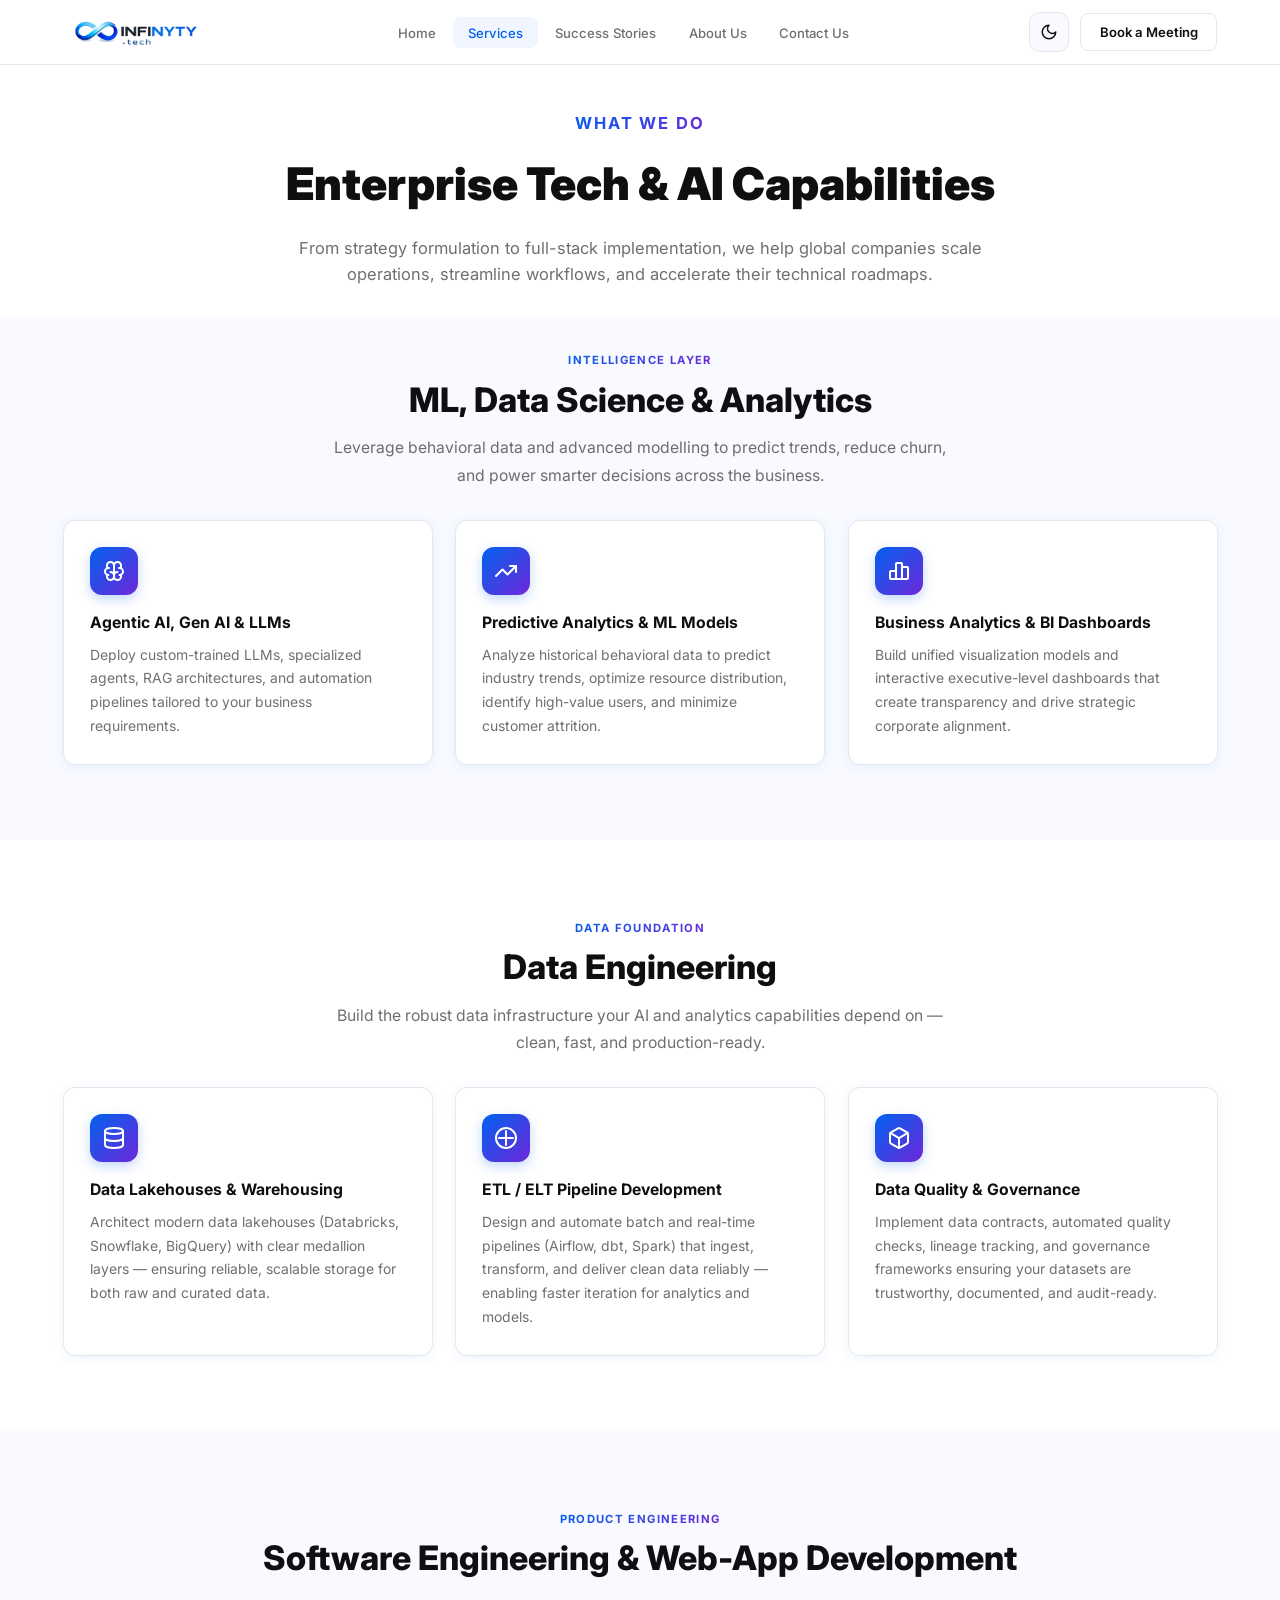
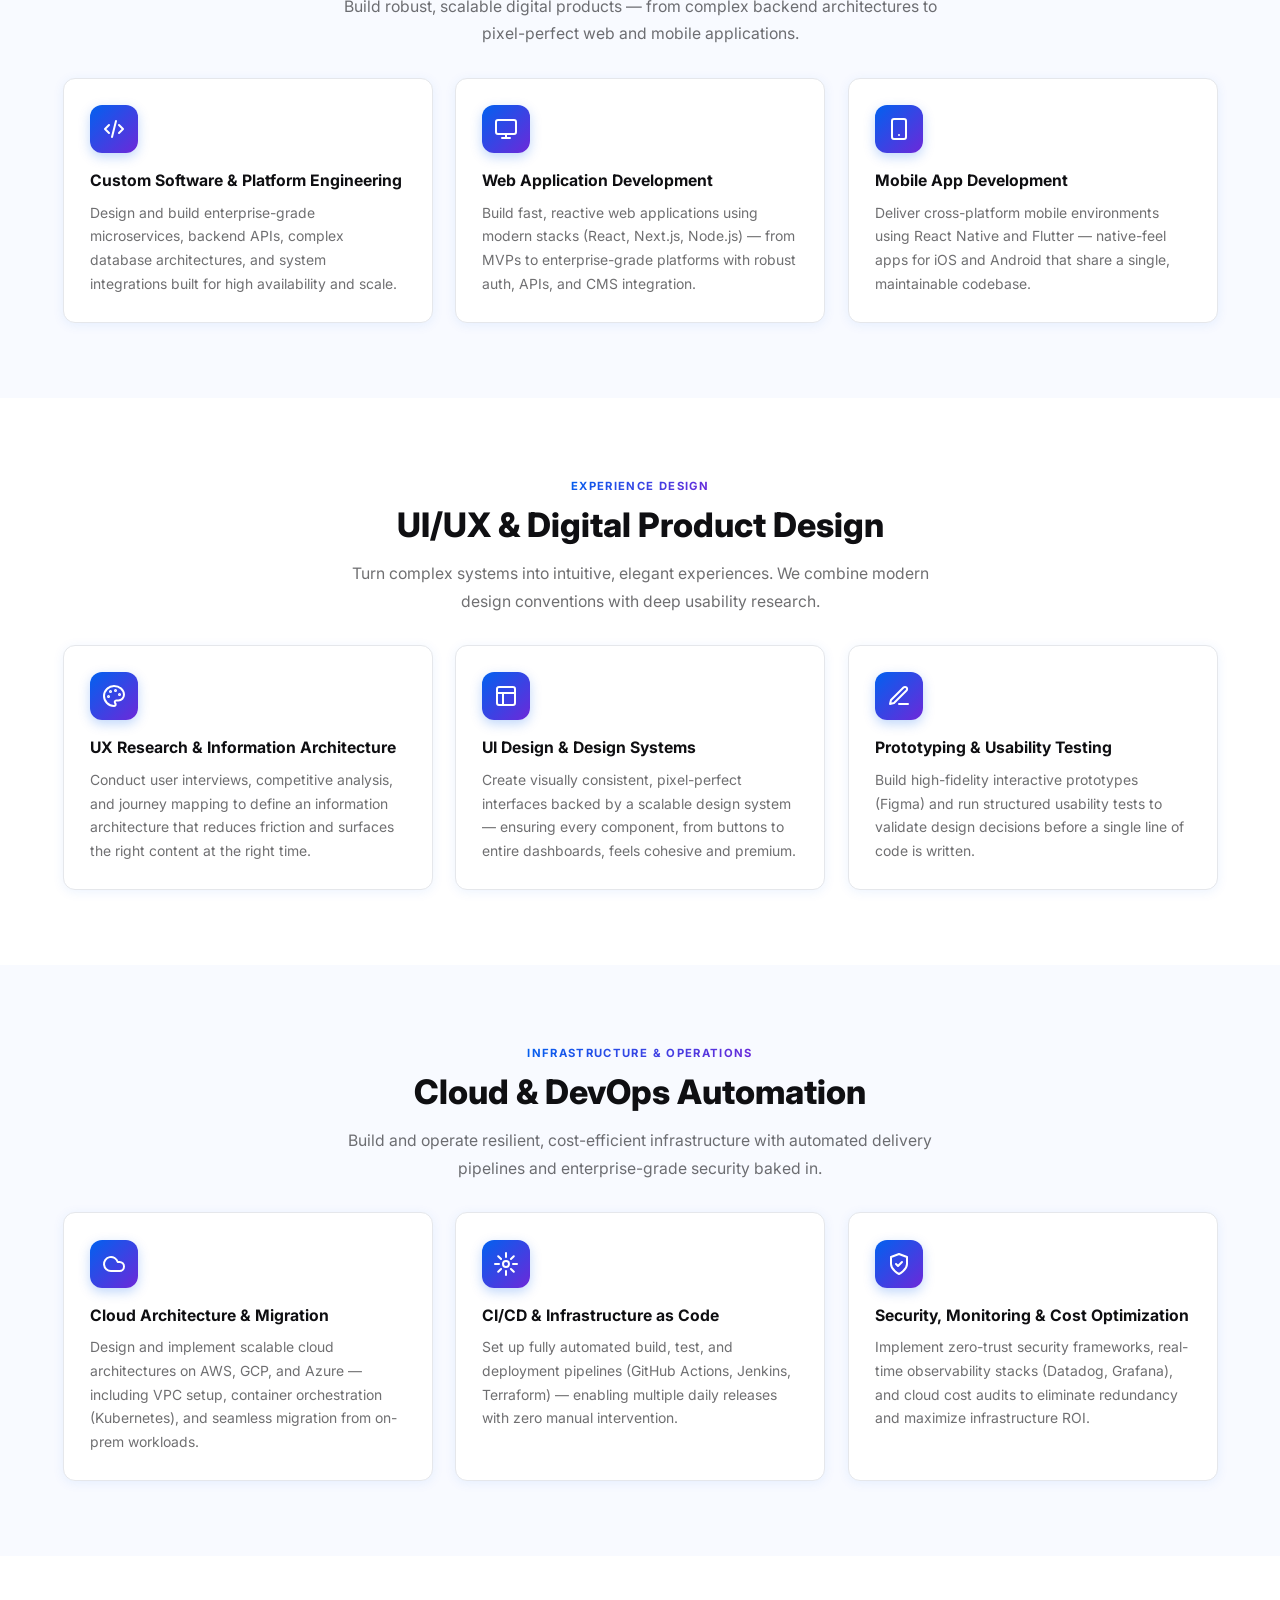
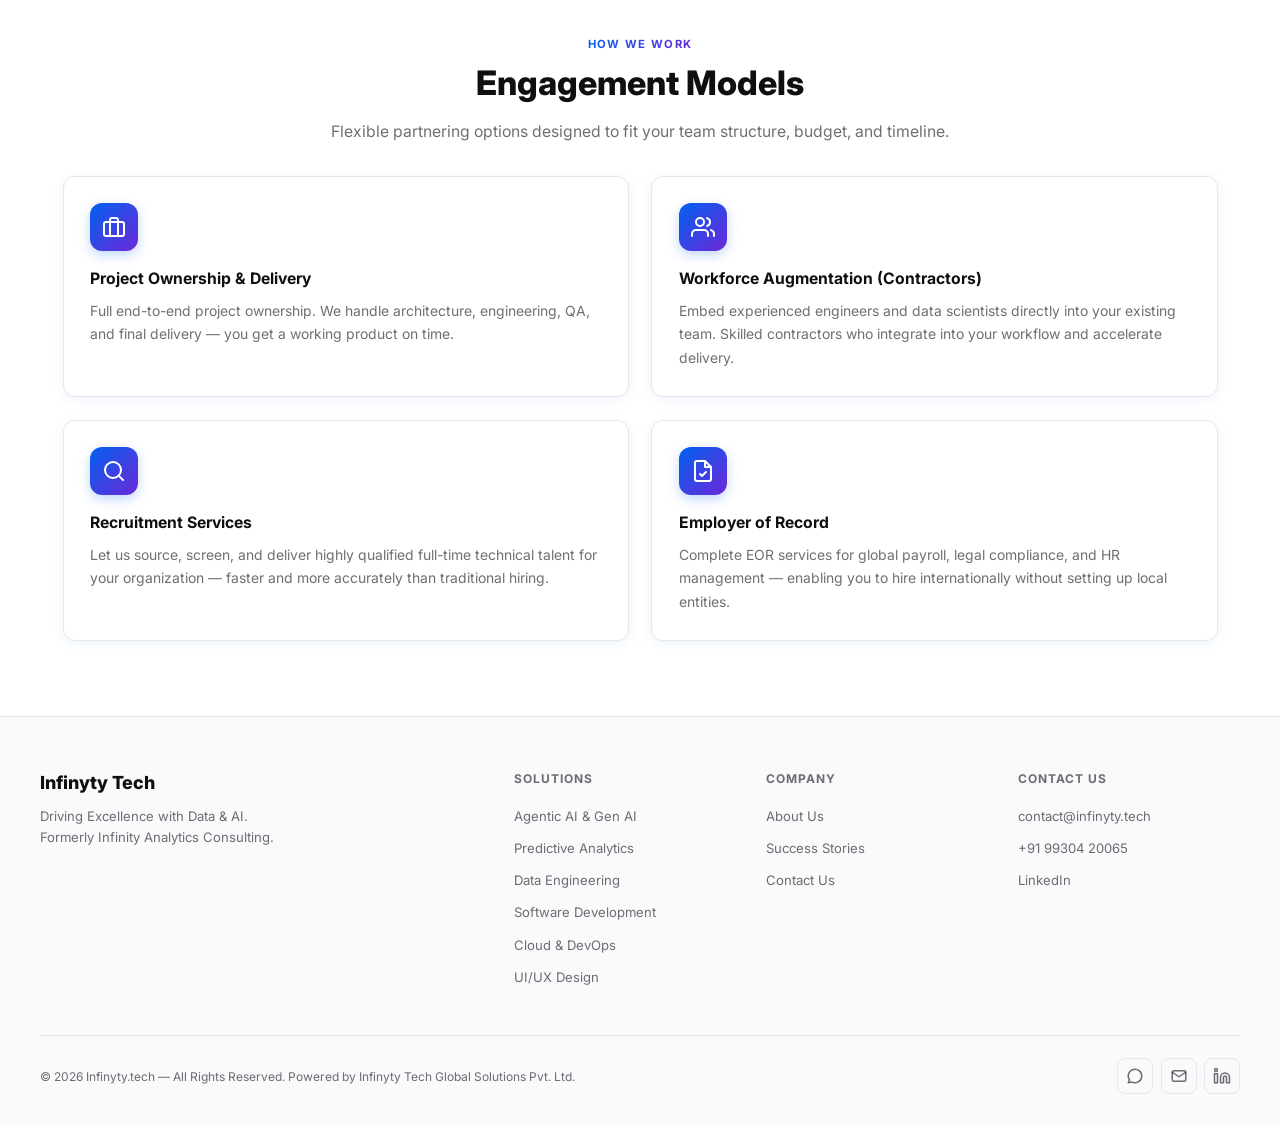
<file: services.html>
﻿<!DOCTYPE html>
<html lang="en">
<head>
  <meta charset="UTF-8">
  <meta name="viewport" content="width=device-width, initial-scale=1.0">
  <title>Services &mdash; Infinyty Tech</title>
  <meta name="description" content="Enterprise Tech &amp; AI Capabilities &mdash; from strategy to full-stack implementation.">
  <meta property="og:title" content="Services &mdash; Infinyty Tech">
  <meta property="og:description" content="Expert AI, data science, analytics and software engineering services tailored for enterprise growth.">
  <meta property="og:type" content="website">
  <meta property="og:url" content="https://infinyty.netlify.app/services.html">
  <link rel="icon" type="image/jpeg" href="assets/favicon.jpg">
  <link rel="stylesheet" href="style.css?v=11.0">
  <script>
    (function(){
      var t = localStorage.getItem('theme');
      if (t === 'dark') document.documentElement.classList.add('dark-mode');
    })();
  </script>
</head>
<body>
<div id="scroll-progress"></div>

<header id="header">
  <div class="nav-inner">
    <a href="index.html" class="nav-logo"><img src="assets/logo.png" alt="Infinyty Tech"></a>
    <nav>
      <ul class="nav-links">
        <li><a href="index.html">Home</a></li>
        <li><a href="services.html">Services</a></li>
        <li><a href="success-stories.html">Success Stories</a></li>
        <li><a href="about.html">About Us</a></li>
        <li><a href="contact.html">Contact Us</a></li>
      </ul>
    </nav>
    <div class="nav-actions">
      <button id="theme-toggle" class="theme-toggle-btn" aria-label="Toggle Dark Mode">
        <svg class="sun-icon" xmlns="http://www.w3.org/2000/svg" viewBox="0 0 24 24" fill="none" stroke="currentColor" stroke-width="2" stroke-linecap="round" stroke-linejoin="round"><circle cx="12" cy="12" r="4"/><path d="M12 2v2M12 20v2M4.93 4.93l1.41 1.41M17.66 17.66l1.41 1.41M2 12h2M20 12h2M6.34 17.66l-1.41 1.41M19.07 4.93l-1.41 1.41"/></svg>
        <svg class="moon-icon" xmlns="http://www.w3.org/2000/svg" viewBox="0 0 24 24" fill="none" stroke="currentColor" stroke-width="2" stroke-linecap="round" stroke-linejoin="round"><path d="M12 3a6 6 0 0 0 9 9 9 9 0 1 1-9-9Z"/></svg>
      </button>
      <a href="contact.html#contact-form" class="btn-secondary book-meeting-btn" style="padding:.5rem 1.25rem;font-size:.875rem;">Book a Meeting</a>
    </div>
    <div class="hamburger" id="hamburger" aria-label="Toggle Menu">
      <span></span><span></span><span></span>
    </div>
  </div>
  <div class="mobile-menu" id="mobile-menu">
    <a href="index.html">Home</a>
    <a href="services.html">Services</a>
    <a href="success-stories.html">Success Stories</a>
    <a href="about.html">About Us</a>
    <a href="contact.html">Contact Us</a>
    <a href="contact.html#contact-form" class="btn-primary" style="margin-top:.5rem;justify-content:center;">Book a Meeting</a>
  </div>
</header>

<main>
  <div class="page-hero">
    <p class="tagline">What We Do</p>
    <h1>Enterprise Tech &amp; AI Capabilities</h1>
    <p>From strategy formulation to full-stack implementation, we help global companies scale operations, streamline workflows, and accelerate their technical roadmaps.</p>
  </div>

  <!-- GROUP 1: ML, DATA SCIENCE & ANALYTICS -->
  <div class="section-full section-bg">
    <div class="section">
      <div class="text-center mb-4">
        <p class="tagline">Intelligence Layer</p>
        <h2 class="section-title">ML, Data Science &amp; Analytics</h2>
        <p class="section-sub">Leverage behavioral data and advanced modelling to predict trends, reduce churn, and power smarter decisions across the business.</p>
      </div>
      <div class="grid-3" style="margin-top:2rem;">
        <div class="card">
          <div class="card-icon"><svg xmlns="http://www.w3.org/2000/svg" viewBox="0 0 24 24" stroke-width="2" stroke-linecap="round" stroke-linejoin="round"><path d="M15.5 13a3.5 3.5 0 0 0-3.5 3.5v1a3.5 3.5 0 0 0 7 0v-1.8M8.5 13a3.5 3.5 0 0 1 3.5 3.5v1a3.5 3.5 0 0 1-7 0v-1.8"/><path d="M17.5 16a3.5 3.5 0 0 0 0-7H17"/><path d="M19 9.3V6.5a3.5 3.5 0 0 0-7 0M6.5 16a3.5 3.5 0 0 1 0-7H7"/><path d="M5 9.3V6.5a3.5 3.5 0 0 1 7 0v10"/></svg></div>
          <h3>Agentic AI, Gen AI &amp; LLMs</h3>
          <p>Deploy custom-trained LLMs, specialized agents, RAG architectures, and automation pipelines tailored to your business requirements.</p>
        </div>
        <div class="card">
          <div class="card-icon"><svg xmlns="http://www.w3.org/2000/svg" viewBox="0 0 24 24" stroke-width="2" stroke-linecap="round" stroke-linejoin="round"><polyline points="22 7 13.5 15.5 8.5 10.5 2 17"/><polyline points="16 7 22 7 22 13"/></svg></div>
          <h3>Predictive Analytics &amp; ML Models</h3>
          <p>Analyze historical behavioral data to predict industry trends, optimize resource distribution, identify high-value users, and minimize customer attrition.</p>
        </div>
        <div class="card">
          <div class="card-icon"><svg xmlns="http://www.w3.org/2000/svg" viewBox="0 0 24 24" stroke-width="2" stroke-linecap="round" stroke-linejoin="round"><path d="M3 13a1 1 0 0 1 1-1h4a1 1 0 0 1 1 1v6a1 1 0 0 1-1 1H4a1 1 0 0 1-1-1zm12-4a1 1 0 0 1 1-1h4a1 1 0 0 1 1 1v10a1 1 0 0 1-1 1h-4a1 1 0 0 1-1-1zM9 5a1 1 0 0 1 1-1h4a1 1 0 0 1 1 1v14a1 1 0 0 1-1 1h-4a1 1 0 0 1-1-1zM4 20h14"/></svg></div>
          <h3>Business Analytics &amp; BI Dashboards</h3>
          <p>Build unified visualization models and interactive executive-level dashboards that create transparency and drive strategic corporate alignment.</p>
        </div>
      </div>
    </div>
  </div>

  <!-- GROUP 2: DATA ENGINEERING -->
  <div class="section">
    <div class="text-center mb-4">
      <p class="tagline">Data Foundation</p>
      <h2 class="section-title">Data Engineering</h2>
      <p class="section-sub">Build the robust data infrastructure your AI and analytics capabilities depend on — clean, fast, and production-ready.</p>
    </div>
    <div class="grid-3" style="margin-top:2rem;">
      <div class="card">
        <div class="card-icon"><svg xmlns="http://www.w3.org/2000/svg" viewBox="0 0 24 24" stroke-width="2" stroke-linecap="round" stroke-linejoin="round"><ellipse cx="12" cy="5" rx="9" ry="3"/><path d="M21 12c0 1.66-4 3-9 3s-9-1.34-9-3"/><path d="M3 5v14c0 1.66 4 3 9 3s9-1.34 9-3V5"/></svg></div>
        <h3>Data Lakehouses &amp; Warehousing</h3>
        <p>Architect modern data lakehouses (Databricks, Snowflake, BigQuery) with clear medallion layers — ensuring reliable, scalable storage for both raw and curated data.</p>
      </div>
      <div class="card">
        <div class="card-icon"><svg xmlns="http://www.w3.org/2000/svg" viewBox="0 0 24 24" stroke-width="2" stroke-linecap="round" stroke-linejoin="round"><path d="M5 12h14"/><path d="M12 5v14"/><circle cx="12" cy="12" r="10"/></svg></div>
        <h3>ETL / ELT Pipeline Development</h3>
        <p>Design and automate batch and real-time pipelines (Airflow, dbt, Spark) that ingest, transform, and deliver clean data reliably — enabling faster iteration for analytics and models.</p>
      </div>
      <div class="card">
        <div class="card-icon"><svg xmlns="http://www.w3.org/2000/svg" viewBox="0 0 24 24" stroke-width="2" stroke-linecap="round" stroke-linejoin="round"><path d="M21 16V8a2 2 0 0 0-1-1.73l-7-4a2 2 0 0 0-2 0l-7 4A2 2 0 0 0 3 8v8a2 2 0 0 0 1 1.73l7 4a2 2 0 0 0 2 0l7-4A2 2 0 0 0 21 16z"/><polyline points="3.27 6.96 12 12.01 20.73 6.96"/><line x1="12" y1="22.08" x2="12" y2="12"/></svg></div>
        <h3>Data Quality &amp; Governance</h3>
        <p>Implement data contracts, automated quality checks, lineage tracking, and governance frameworks ensuring your datasets are trustworthy, documented, and audit-ready.</p>
      </div>
    </div>
  </div>

  <!-- GROUP 3: SOFTWARE ENGINEERING & WEB-APP DEVELOPMENT -->
  <div class="section-full section-bg">
    <div class="section">
      <div class="text-center mb-4">
        <p class="tagline">Product Engineering</p>
        <h2 class="section-title">Software Engineering &amp; Web-App Development</h2>
        <p class="section-sub">Build robust, scalable digital products — from complex backend architectures to pixel-perfect web and mobile applications.</p>
      </div>
      <div class="grid-3" style="margin-top:2rem;">
        <div class="card">
          <div class="card-icon"><svg xmlns="http://www.w3.org/2000/svg" viewBox="0 0 24 24" stroke-width="2" stroke-linecap="round" stroke-linejoin="round"><path d="m7 8-4 4 4 4m10-8 4 4-4 4M14 4l-4 16"/></svg></div>
          <h3>Custom Software &amp; Platform Engineering</h3>
          <p>Design and build enterprise-grade microservices, backend APIs, complex database architectures, and system integrations built for high availability and scale.</p>
        </div>
        <div class="card">
          <div class="card-icon"><svg xmlns="http://www.w3.org/2000/svg" viewBox="0 0 24 24" stroke-width="2" stroke-linecap="round" stroke-linejoin="round"><rect x="2" y="3" width="20" height="14" rx="2"/><line x1="8" y1="21" x2="16" y2="21"/><line x1="12" y1="17" x2="12" y2="21"/></svg></div>
          <h3>Web Application Development</h3>
          <p>Build fast, reactive web applications using modern stacks (React, Next.js, Node.js) — from MVPs to enterprise-grade platforms with robust auth, APIs, and CMS integration.</p>
        </div>
        <div class="card">
          <div class="card-icon"><svg xmlns="http://www.w3.org/2000/svg" viewBox="0 0 24 24" stroke-width="2" stroke-linecap="round" stroke-linejoin="round"><rect x="5" y="2" width="14" height="20" rx="2"/><path d="M12 18h.01"/></svg></div>
          <h3>Mobile App Development</h3>
          <p>Deliver cross-platform mobile environments using React Native and Flutter — native-feel apps for iOS and Android that share a single, maintainable codebase.</p>
        </div>
      </div>
    </div>
  </div>

  <!-- GROUP 4: UI/UX & DIGITAL PRODUCT DESIGN -->
  <div class="section">
    <div class="text-center mb-4">
      <p class="tagline">Experience Design</p>
      <h2 class="section-title">UI/UX &amp; Digital Product Design</h2>
      <p class="section-sub">Turn complex systems into intuitive, elegant experiences. We combine modern design conventions with deep usability research.</p>
    </div>
    <div class="grid-3" style="margin-top:2rem;">
      <div class="card">
        <div class="card-icon"><svg xmlns="http://www.w3.org/2000/svg" viewBox="0 0 24 24" stroke-width="2" stroke-linecap="round" stroke-linejoin="round"><circle cx="13.5" cy="6.5" r=".5" fill="white"/><circle cx="17.5" cy="10.5" r=".5" fill="white"/><circle cx="8.5" cy="7.5" r=".5" fill="white"/><circle cx="6.5" cy="12.5" r=".5" fill="white"/><path d="M12 2C6.5 2 2 6.5 2 12s4.5 10 10 10c.926 0 1.648-.746 1.648-1.688 0-.437-.18-.835-.437-1.125-.29-.289-.438-.652-.438-1.125a1.64 1.64 0 0 1 1.668-1.668h1.996c3.051 0 5.555-2.503 5.555-5.554C21.965 6.012 17.461 2 12 2z"/></svg></div>
        <h3>UX Research &amp; Information Architecture</h3>
        <p>Conduct user interviews, competitive analysis, and journey mapping to define an information architecture that reduces friction and surfaces the right content at the right time.</p>
      </div>
      <div class="card">
        <div class="card-icon"><svg xmlns="http://www.w3.org/2000/svg" viewBox="0 0 24 24" stroke-width="2" stroke-linecap="round" stroke-linejoin="round"><rect x="3" y="3" width="18" height="18" rx="2"/><path d="M3 9h18M9 21V9"/></svg></div>
        <h3>UI Design &amp; Design Systems</h3>
        <p>Create visually consistent, pixel-perfect interfaces backed by a scalable design system — ensuring every component, from buttons to entire dashboards, feels cohesive and premium.</p>
      </div>
      <div class="card">
        <div class="card-icon"><svg xmlns="http://www.w3.org/2000/svg" viewBox="0 0 24 24" stroke-width="2" stroke-linecap="round" stroke-linejoin="round"><path d="M12 20h9"/><path d="M16.5 3.5a2.121 2.121 0 0 1 3 3L7 19l-4 1 1-4L16.5 3.5z"/></svg></div>
        <h3>Prototyping &amp; Usability Testing</h3>
        <p>Build high-fidelity interactive prototypes (Figma) and run structured usability tests to validate design decisions before a single line of code is written.</p>
      </div>
    </div>
  </div>

  <!-- GROUP 5: CLOUD & DEVOPS AUTOMATION -->
  <div class="section-full section-bg">
    <div class="section">
      <div class="text-center mb-4">
        <p class="tagline">Infrastructure & Operations</p>
        <h2 class="section-title">Cloud &amp; DevOps Automation</h2>
        <p class="section-sub">Build and operate resilient, cost-efficient infrastructure with automated delivery pipelines and enterprise-grade security baked in.</p>
      </div>
      <div class="grid-3" style="margin-top:2rem;">
        <div class="card">
          <div class="card-icon"><svg xmlns="http://www.w3.org/2000/svg" viewBox="0 0 24 24" stroke-width="2" stroke-linecap="round" stroke-linejoin="round"><path d="M17.5 19H9a7 7 0 1 1 6.71-9h1.79a4.5 4.5 0 1 1 0 9z"/></svg></div>
          <h3>Cloud Architecture &amp; Migration</h3>
          <p>Design and implement scalable cloud architectures on AWS, GCP, and Azure — including VPC setup, container orchestration (Kubernetes), and seamless migration from on-prem workloads.</p>
        </div>
        <div class="card">
          <div class="card-icon"><svg xmlns="http://www.w3.org/2000/svg" viewBox="0 0 24 24" stroke-width="2" stroke-linecap="round" stroke-linejoin="round"><circle cx="12" cy="12" r="3"/><path d="M12 1v4M12 19v4M4.22 4.22l2.83 2.83M16.95 16.95l2.83 2.83M1 12h4M19 12h4M4.22 19.78l2.83-2.83M16.95 7.05l2.83-2.83"/></svg></div>
          <h3>CI/CD &amp; Infrastructure as Code</h3>
          <p>Set up fully automated build, test, and deployment pipelines (GitHub Actions, Jenkins, Terraform) — enabling multiple daily releases with zero manual intervention.</p>
        </div>
        <div class="card">
          <div class="card-icon"><svg xmlns="http://www.w3.org/2000/svg" viewBox="0 0 24 24" stroke-width="2" stroke-linecap="round" stroke-linejoin="round"><path d="M12 22s8-4 8-10V5l-8-3-8 3v7c0 6 8 10 8 10z"/><path d="m9 12 2 2 4-4"/></svg></div>
          <h3>Security, Monitoring &amp; Cost Optimization</h3>
          <p>Implement zero-trust security frameworks, real-time observability stacks (Datadog, Grafana), and cloud cost audits to eliminate redundancy and maximize infrastructure ROI.</p>
        </div>
      </div>
    </div>
  </div>

  <!-- ENGAGEMENT MODELS -->
  <div class="section">
    <div class="text-center mb-4">
      <p class="tagline">How We Work</p>
      <h2 class="section-title">Engagement Models</h2>
      <p class="section-sub">Flexible partnering options designed to fit your team structure, budget, and timeline.</p>
    </div>
    <div class="grid-2" style="margin-top:2rem;">
      <div class="card">
        <div class="card-icon"><svg xmlns="http://www.w3.org/2000/svg" viewBox="0 0 24 24" stroke-width="2" stroke-linecap="round" stroke-linejoin="round"><rect x="2" y="7" width="20" height="14" rx="2"/><path d="M16 21V5a2 2 0 0 0-2-2h-4a2 2 0 0 0-2 2v16"/></svg></div>
        <h3>Project Ownership &amp; Delivery</h3>
        <p>Full end-to-end project ownership. We handle architecture, engineering, QA, and final delivery — you get a working product on time.</p>
      </div>
      <div class="card">
        <div class="card-icon"><svg xmlns="http://www.w3.org/2000/svg" viewBox="0 0 24 24" stroke-width="2" stroke-linecap="round" stroke-linejoin="round"><path d="M17 21v-2a4 4 0 0 0-4-4H5a4 4 0 0 0-4 4v2"/><circle cx="9" cy="7" r="4"/><path d="M23 21v-2a4 4 0 0 0-3-3.87"/><path d="M16 3.13a4 4 0 0 1 0 7.75"/></svg></div>
        <h3>Workforce Augmentation (Contractors)</h3>
        <p>Embed experienced engineers and data scientists directly into your existing team. Skilled contractors who integrate into your workflow and accelerate delivery.</p>
      </div>
      <div class="card">
        <div class="card-icon"><svg xmlns="http://www.w3.org/2000/svg" viewBox="0 0 24 24" stroke-width="2" stroke-linecap="round" stroke-linejoin="round"><circle cx="11" cy="11" r="8"/><line x1="21" y1="21" x2="16.65" y2="16.65"/></svg></div>
        <h3>Recruitment Services</h3>
        <p>Let us source, screen, and deliver highly qualified full-time technical talent for your organization — faster and more accurately than traditional hiring.</p>
      </div>
      <div class="card">
        <div class="card-icon"><svg xmlns="http://www.w3.org/2000/svg" viewBox="0 0 24 24" stroke-width="2" stroke-linecap="round" stroke-linejoin="round"><path d="M14 2H6a2 2 0 0 0-2 2v16a2 2 0 0 0 2 2h12a2 2 0 0 0 2-2V8z"/><polyline points="14 2 14 8 20 8"/><path d="M9 15l2 2 4-4"/></svg></div>
        <h3>Employer of Record</h3>
        <p>Complete EOR services for global payroll, legal compliance, and HR management — enabling you to hire internationally without setting up local entities.</p>
      </div>
    </div>
  </div>

</main>

<footer>
  <div class="footer-inner">
    <div class="footer-grid">
      <div class="footer-brand">
        <h3>Infinyty Tech</h3>
        <p>Driving Excellence with Data &amp; AI. Formerly Infinity Analytics Consulting.</p>
      </div>
      <div class="footer-col">
        <h4>Solutions</h4>
        <ul>
          <li><a href="services.html">Agentic AI &amp; Gen AI</a></li>
          <li><a href="services.html">Predictive Analytics</a></li>
          <li><a href="services.html">Data Engineering</a></li>
          <li><a href="services.html">Software Development</a></li>
          <li><a href="services.html">Cloud &amp; DevOps</a></li>
          <li><a href="services.html">UI/UX Design</a></li>
        </ul>
      </div>
      <div class="footer-col">
        <h4>Company</h4>
        <ul>
          <li><a href="about.html">About Us</a></li>
          <li><a href="success-stories.html">Success Stories</a></li>
          <li><a href="contact.html">Contact Us</a></li>
        </ul>
      </div>
      <div class="footer-col">
        <h4>Contact Us</h4>
        <ul>
          <li><a href="mailto:contact@infinyty.tech">contact@infinyty.tech</a></li>
          <li><a href="tel:+919930420065">+91 99304 20065</a></li>
          <li><a href="https://www.linkedin.com/company/infinity-analytics-consulting/" target="_blank" rel="noopener noreferrer">LinkedIn</a></li>
        </ul>
      </div>
    </div>
    <div class="footer-bottom">
      <p>&copy; 2026 Infinyty.tech &mdash; All Rights Reserved. Powered by Infinyty Tech Global Solutions Pvt. Ltd.</p>
      <div class="footer-socials">
        <a href="https://wa.me/919930420065" aria-label="WhatsApp"><svg xmlns="http://www.w3.org/2000/svg" viewBox="0 0 24 24" fill="none" stroke="currentColor" stroke-width="2" stroke-linecap="round" stroke-linejoin="round"><path d="m3 21 1.65-3.8a9 9 0 1 1 3.4 2.9z"/></svg></a>
        <a href="mailto:contact@infinyty.tech" aria-label="Email"><svg xmlns="http://www.w3.org/2000/svg" viewBox="0 0 24 24" fill="none" stroke="currentColor" stroke-width="2" stroke-linecap="round" stroke-linejoin="round"><rect x="3" y="5" width="18" height="14" rx="2"/><path d="m3 7 9 6 9-6"/></svg></a>
        <a href="https://www.linkedin.com/company/infinity-analytics-consulting/" target="_blank" rel="noopener noreferrer" aria-label="LinkedIn"><svg xmlns="http://www.w3.org/2000/svg" viewBox="0 0 24 24" fill="none" stroke="currentColor" stroke-width="2" stroke-linecap="round" stroke-linejoin="round"><path d="M16 8a6 6 0 0 1 6 6v7h-4v-7a2 2 0 0 0-4 0v7h-4v-7a6 6 0 0 1 6-6z"/><rect x="2" y="9" width="4" height="12"/><circle cx="4" cy="4" r="2"/></svg></a>
      </div>
    </div>
  </div>
</footer>

<script src="main.js?v=7.0"></script>
</body>
</html>
</file>
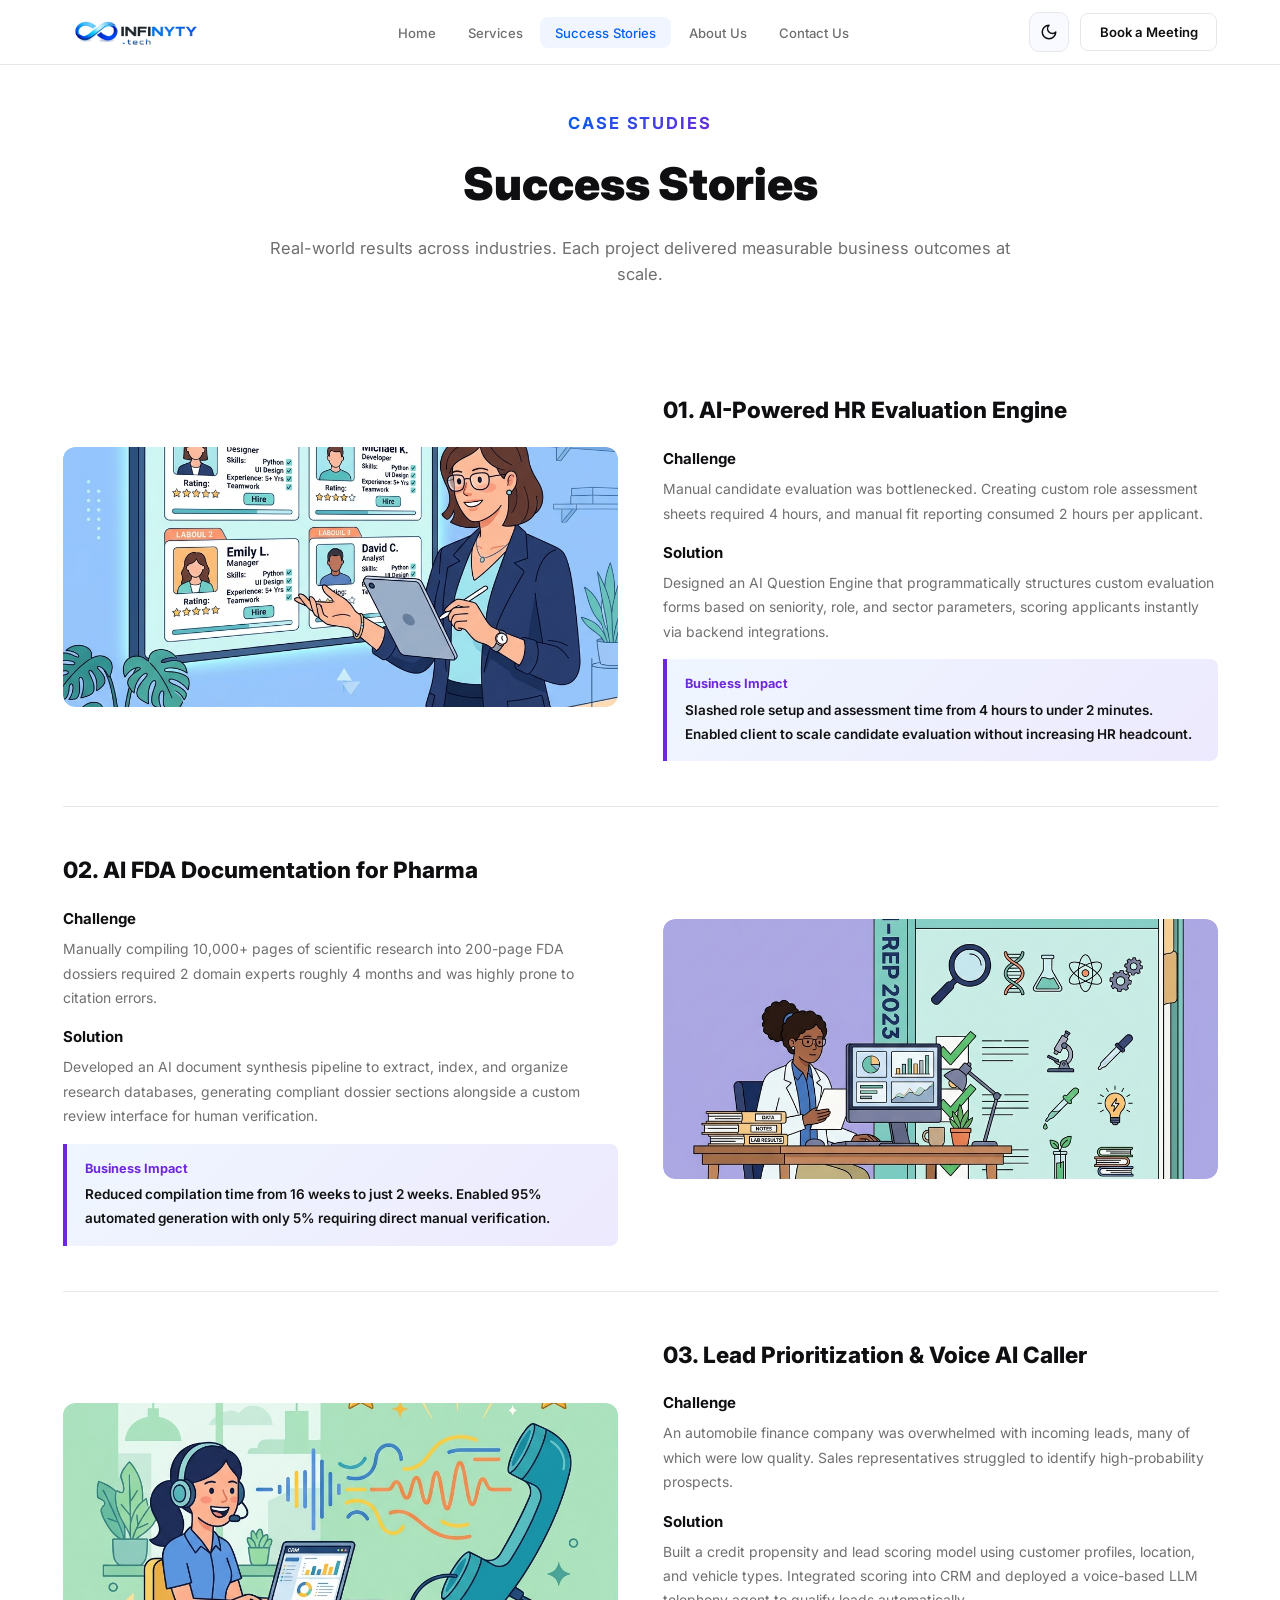
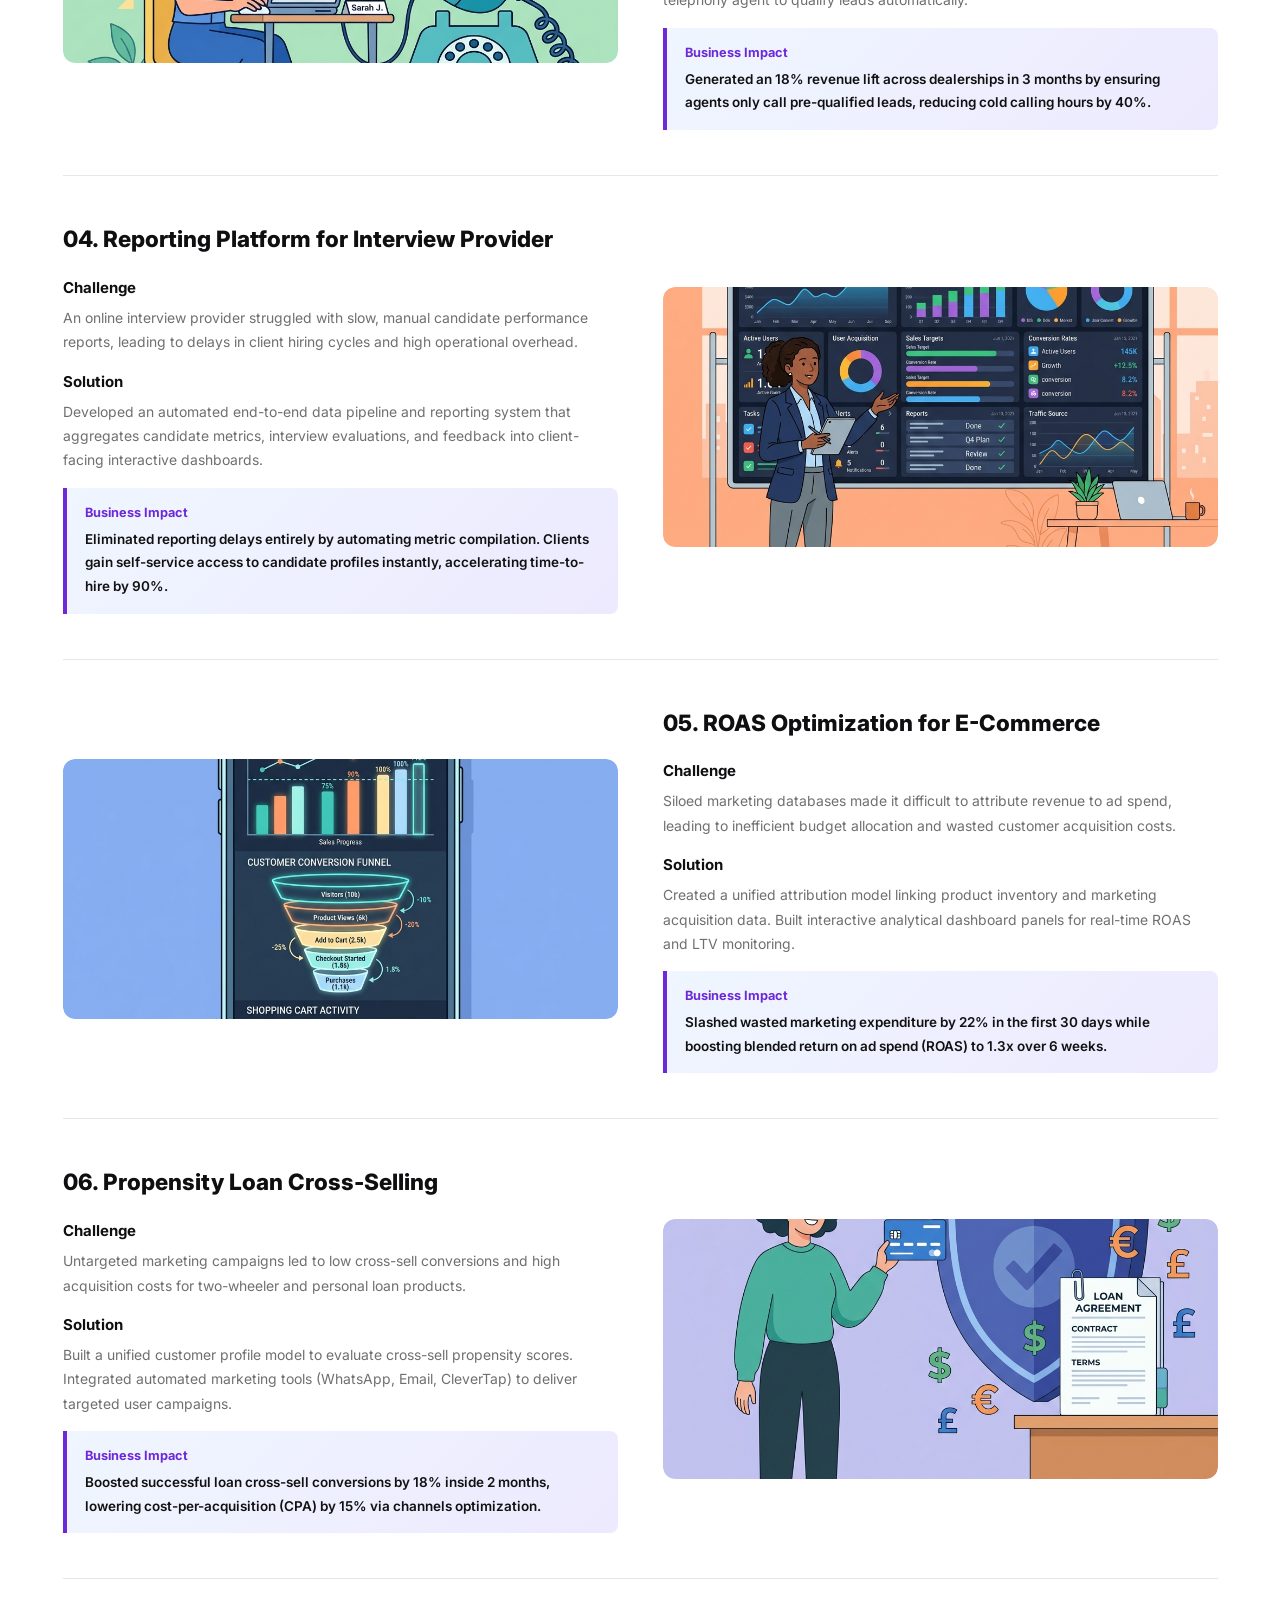
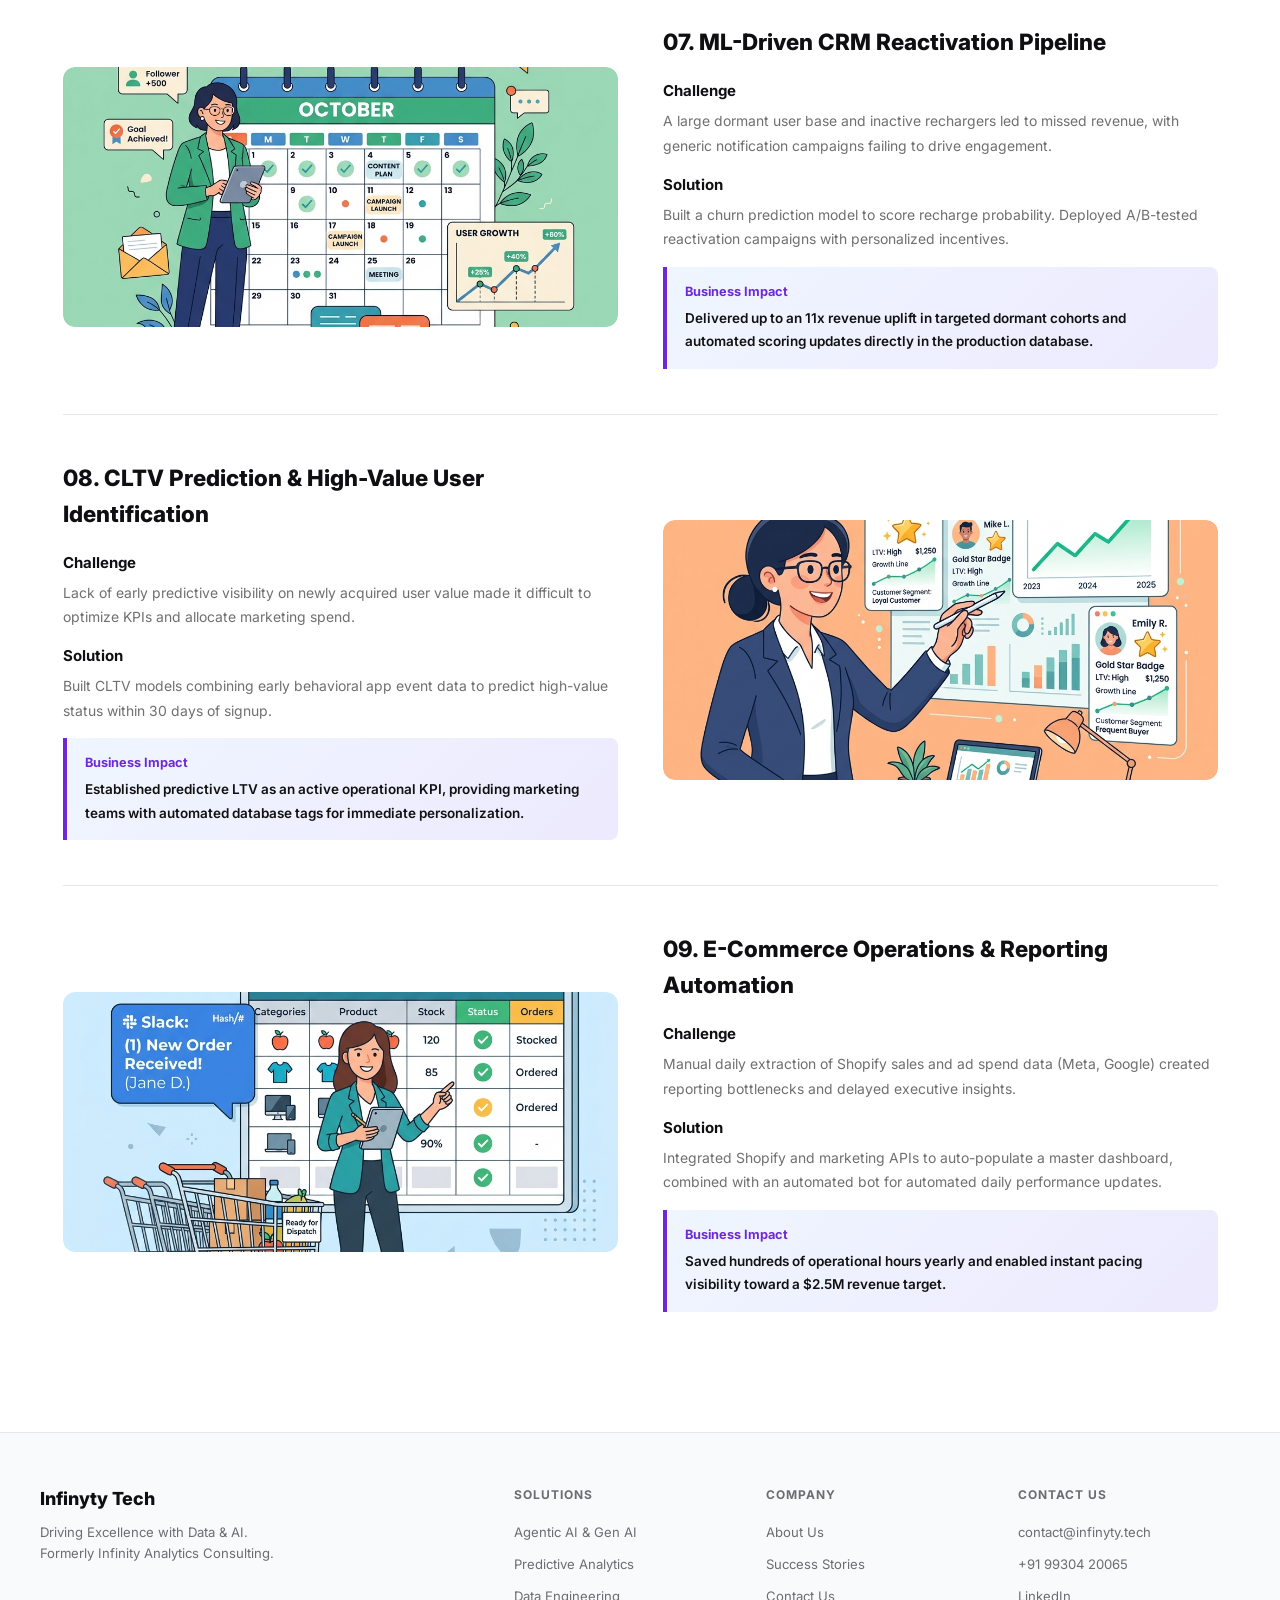
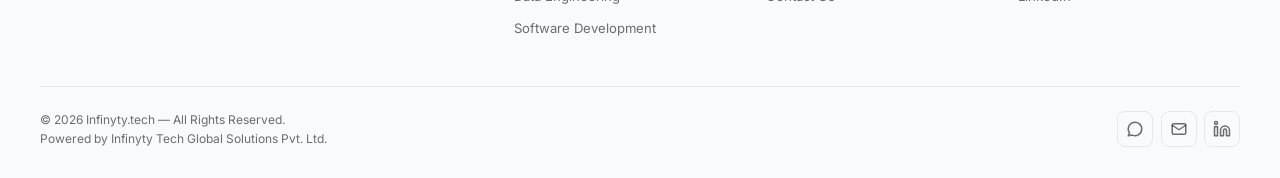
<file: success-stories.html>
﻿<!DOCTYPE html>
<html lang="en">
<head>
  <meta charset="UTF-8">
  <meta name="viewport" content="width=device-width, initial-scale=1.0">
  <title>Success Stories &mdash; Infinyty Tech</title>
  <meta name="description" content="Real-world AI and data science case studies from Infinyty Tech &mdash; measurable business impact across industries.">
  <meta property="og:title" content="Success Stories — Infinyty Tech">
  <meta property="og:description" content="Real business impact delivered through data science, ML, and AI — case studies across fintech, e-commerce, and more.">
  <meta property="og:type" content="website">
  <meta property="og:url" content="https://infinyty.netlify.app/success-stories.html">
  <link rel="icon" type="image/jpeg" href="assets/favicon.jpg">
  <link rel="stylesheet" href="style.css?v=11.0">
  <script>
    (function(){
      var t = localStorage.getItem('theme');
      if (t === 'dark') document.documentElement.classList.add('dark-mode');
    })();
  </script>
</head>
<body>
<div id="scroll-progress"></div>

<header id="header">
  <div class="nav-inner">
    <a href="index.html" class="nav-logo"><img src="assets/logo.png" alt="Infinyty Tech"></a>
    <nav>
      <ul class="nav-links">
        <li><a href="index.html">Home</a></li>
        <li><a href="services.html">Services</a></li>
        <li><a href="success-stories.html">Success Stories</a></li>
        <li><a href="about.html">About Us</a></li>
        <li><a href="contact.html">Contact Us</a></li>
      </ul>
    </nav>
    <div class="nav-actions">
      <button id="theme-toggle" class="theme-toggle-btn" aria-label="Toggle Dark Mode">
        <svg class="sun-icon" xmlns="http://www.w3.org/2000/svg" viewBox="0 0 24 24" fill="none" stroke="currentColor" stroke-width="2" stroke-linecap="round" stroke-linejoin="round"><circle cx="12" cy="12" r="4"/><path d="M12 2v2M12 20v2M4.93 4.93l1.41 1.41M17.66 17.66l1.41 1.41M2 12h2M20 12h2M6.34 17.66l-1.41 1.41M19.07 4.93l-1.41 1.41"/></svg>
        <svg class="moon-icon" xmlns="http://www.w3.org/2000/svg" viewBox="0 0 24 24" fill="none" stroke="currentColor" stroke-width="2" stroke-linecap="round" stroke-linejoin="round"><path d="M12 3a6 6 0 0 0 9 9 9 9 0 1 1-9-9Z"/></svg>
      </button>
      <a href="contact.html#contact-form" class="btn-secondary book-meeting-btn" style="padding:.5rem 1.25rem;font-size:.875rem;">Book a Meeting</a>
    </div>
    <div class="hamburger" id="hamburger"><span></span><span></span><span></span></div>
  </div>
  <div class="mobile-menu" id="mobile-menu">
    <a href="index.html">Home</a>
    <a href="services.html">Services</a>
    <a href="success-stories.html">Success Stories</a>
    <a href="about.html">About Us</a>
    <a href="contact.html">Contact Us</a>
    <a href="contact.html#contact-form" class="btn-primary" style="margin-top:.5rem;justify-content:center;">Book a Meeting</a>
  </div>
</header>

<main>
  <div class="page-hero">
    <p class="tagline">Case Studies</p>
    <h1>Success Stories</h1>
    <p>Real-world results across industries. Each project delivered measurable business outcomes at scale.</p>
  </div>

  <div class="section">
    <!-- CASE 1 -->
    <div class="case-study">
      <div class="case-img">
        <img src="assets/case-hr.png" loading="lazy" alt="HR Evaluation" loading="lazy">
      </div>
      <div class="case-content">
        <h2>01. AI-Powered HR Evaluation Engine</h2>
        <h3>Challenge</h3>
        <p>Manual candidate evaluation was bottlenecked. Creating custom role assessment sheets required 4 hours, and manual fit reporting consumed 2 hours per applicant.</p>
        <h3>Solution</h3>
        <p>Designed an AI Question Engine that programmatically structures custom evaluation forms based on seniority, role, and sector parameters, scoring applicants instantly via backend integrations.</p>
        <div class="impact-box">
          <h4>Business Impact</h4>
          <p>Slashed role setup and assessment time from 4 hours to under 2 minutes. Enabled client to scale candidate evaluation without increasing HR headcount.</p>
        </div>
      </div>
    </div>

    <!-- CASE 2 -->
    <div class="case-study reversed">
      <div class="case-img">
        <img src="assets/case-pharma.png" loading="lazy" alt="Pharma Lab" loading="lazy">
      </div>
      <div class="case-content">
        <h2>02. AI FDA Documentation for Pharma</h2>
        <h3>Challenge</h3>
        <p>Manually compiling 10,000+ pages of scientific research into 200-page FDA dossiers required 2 domain experts roughly 4 months and was highly prone to citation errors.</p>
        <h3>Solution</h3>
        <p>Developed an AI document synthesis pipeline to extract, index, and organize research databases, generating compliant dossier sections alongside a custom review interface for human verification.</p>
        <div class="impact-box">
          <h4>Business Impact</h4>
          <p>Reduced compilation time from 16 weeks to just 2 weeks. Enabled 95% automated generation with only 5% requiring direct manual verification.</p>
        </div>
      </div>
    </div>

    <!-- CASE 3 -->
    <div class="case-study">
      <div class="case-img">
        <img src="assets/case-leads.png" loading="lazy" alt="Sales Team" loading="lazy">
      </div>
      <div class="case-content">
        <h2>03. Lead Prioritization &amp; Voice AI Caller</h2>
        <h3>Challenge</h3>
        <p>An automobile finance company was overwhelmed with incoming leads, many of which were low quality. Sales representatives struggled to identify high-probability prospects.</p>
        <h3>Solution</h3>
        <p>Built a credit propensity and lead scoring model using customer profiles, location, and vehicle types. Integrated scoring into CRM and deployed a voice-based LLM telephony agent to qualify leads automatically.</p>
        <div class="impact-box">
          <h4>Business Impact</h4>
          <p>Generated an 18% revenue lift across dealerships in 3 months by ensuring agents only call pre-qualified leads, reducing cold calling hours by 40%.</p>
        </div>
      </div>
    </div>

    <!-- CASE 4 -->
    <div class="case-study reversed">
      <div class="case-img">
        <img src="assets/case-reporting.png" loading="lazy" alt="Analytics Dashboard" loading="lazy">
      </div>
      <div class="case-content">
        <h2>04. Reporting Platform for Interview Provider</h2>
        <h3>Challenge</h3>
        <p>An online interview provider struggled with slow, manual candidate performance reports, leading to delays in client hiring cycles and high operational overhead.</p>
        <h3>Solution</h3>
        <p>Developed an automated end-to-end data pipeline and reporting system that aggregates candidate metrics, interview evaluations, and feedback into client-facing interactive dashboards.</p>
        <div class="impact-box">
          <h4>Business Impact</h4>
          <p>Eliminated reporting delays entirely by automating metric compilation. Clients gain self-service access to candidate profiles instantly, accelerating time-to-hire by 90%.</p>
        </div>
      </div>
    </div>

    <!-- CASE 5 -->
    <div class="case-study">
      <div class="case-img">
        <img src="assets/case-roas.png" loading="lazy" alt="E-Commerce Marketing" loading="lazy">
      </div>
      <div class="case-content">
        <h2>05. ROAS Optimization for E-Commerce</h2>
        <h3>Challenge</h3>
        <p>Siloed marketing databases made it difficult to attribute revenue to ad spend, leading to inefficient budget allocation and wasted customer acquisition costs.</p>
        <h3>Solution</h3>
        <p>Created a unified attribution model linking product inventory and marketing acquisition data. Built interactive analytical dashboard panels for real-time ROAS and LTV monitoring.</p>
        <div class="impact-box">
          <h4>Business Impact</h4>
          <p>Slashed wasted marketing expenditure by 22% in the first 30 days while boosting blended return on ad spend (ROAS) to 1.3x over 6 weeks.</p>
        </div>
      </div>
    </div>

    <!-- CASE 6 -->
    <div class="case-study reversed">
      <div class="case-img">
        <img src="assets/case-loan.png" loading="lazy" alt="Financial Consulting" loading="lazy">
      </div>
      <div class="case-content">
        <h2>06. Propensity Loan Cross-Selling</h2>
        <h3>Challenge</h3>
        <p>Untargeted marketing campaigns led to low cross-sell conversions and high acquisition costs for two-wheeler and personal loan products.</p>
        <h3>Solution</h3>
        <p>Built a unified customer profile model to evaluate cross-sell propensity scores. Integrated automated marketing tools (WhatsApp, Email, CleverTap) to deliver targeted user campaigns.</p>
        <div class="impact-box">
          <h4>Business Impact</h4>
          <p>Boosted successful loan cross-sell conversions by 18% inside 2 months, lowering cost-per-acquisition (CPA) by 15% via channels optimization.</p>
        </div>
      </div>
    </div>

    <!-- CASE 7 -->
    <div class="case-study">
      <div class="case-img">
        <img src="assets/case-crm.png" alt="ML-Driven CRM Reactivation Pipeline" loading="lazy">
      </div>
      <div class="case-content">
        <h2>07. ML-Driven CRM Reactivation Pipeline</h2>
        <h3>Challenge</h3>
        <p>A large dormant user base and inactive rechargers led to missed revenue, with generic notification campaigns failing to drive engagement.</p>
        <h3>Solution</h3>
        <p>Built a churn prediction model to score recharge probability. Deployed A/B-tested reactivation campaigns with personalized incentives.</p>
        <div class="impact-box">
          <h4>Business Impact</h4>
          <p>Delivered up to an 11x revenue uplift in targeted dormant cohorts and automated scoring updates directly in the production database.</p>
        </div>
      </div>
    </div>

    <!-- CASE 8 -->
    <div class="case-study reversed">
      <div class="case-img">
        <img src="assets/case-cltv.png" alt="CLTV Prediction & High-Value User Identification" loading="lazy">
      </div>
      <div class="case-content">
        <h2>08. CLTV Prediction &amp; High-Value User Identification</h2>
        <h3>Challenge</h3>
        <p>Lack of early predictive visibility on newly acquired user value made it difficult to optimize KPIs and allocate marketing spend.</p>
        <h3>Solution</h3>
        <p>Built CLTV models combining early behavioral app event data to predict high-value status within 30 days of signup.</p>
        <div class="impact-box">
          <h4>Business Impact</h4>
          <p>Established predictive LTV as an active operational KPI, providing marketing teams with automated database tags for immediate personalization.</p>
        </div>
      </div>
    </div>

    <!-- CASE 9 -->
    <div class="case-study">
      <div class="case-img">
        <img src="assets/case-operations.png" alt="E-Commerce Operations & Reporting Automation" loading="lazy">
      </div>
      <div class="case-content">
        <h2>09. E-Commerce Operations &amp; Reporting Automation</h2>
        <h3>Challenge</h3>
        <p>Manual daily extraction of Shopify sales and ad spend data (Meta, Google) created reporting bottlenecks and delayed executive insights.</p>
        <h3>Solution</h3>
        <p>Integrated Shopify and marketing APIs to auto-populate a master dashboard, combined with an automated bot for automated daily performance updates.</p>
        <div class="impact-box">
          <h4>Business Impact</h4>
          <p>Saved hundreds of operational hours yearly and enabled instant pacing visibility toward a $2.5M revenue target.</p>
        </div>
      </div>
    </div>
  </div>
</main>

<footer>
  <div class="footer-inner">
    <div class="footer-grid">
      <div class="footer-brand"><h3>Infinyty Tech</h3><p>Driving Excellence with Data &amp; AI. Formerly Infinity Analytics Consulting.</p></div>
      <div class="footer-col"><h4>Solutions</h4><ul><li><a href="services.html">Agentic AI &amp; Gen AI</a></li><li><a href="services.html">Predictive Analytics</a></li><li><a href="services.html">Data Engineering</a></li><li><a href="services.html">Software Development</a></li></ul></div>
      <div class="footer-col"><h4>Company</h4><ul><li><a href="about.html">About Us</a></li><li><a href="success-stories.html">Success Stories</a></li><li><a href="contact.html">Contact Us</a></li></ul></div>
      <div class="footer-col"><h4>Contact Us</h4><ul><li><a href="mailto:contact@infinyty.tech">contact@infinyty.tech</a></li><li><a href="tel:+919930420065">+91 99304 20065</a></li><li><a href="https://www.linkedin.com/company/infinity-analytics-consulting/" target="_blank">LinkedIn</a></li></ul></div>
    </div>
    <div class="footer-bottom">
      <p>&copy; 2026 Infinyty.tech &mdash; All Rights Reserved.<br>Powered by Infinyty Tech Global Solutions Pvt. Ltd.</p>
      <div class="footer-socials">
        <a href="https://wa.me/919930420065" aria-label="WhatsApp"><svg xmlns="http://www.w3.org/2000/svg" viewBox="0 0 24 24" fill="none" stroke="currentColor" stroke-width="2" stroke-linecap="round" stroke-linejoin="round"><path d="m3 21 1.65-3.8a9 9 0 1 1 3.4 2.9z"/></svg></a>
        <a href="mailto:contact@infinyty.tech" aria-label="Email"><svg xmlns="http://www.w3.org/2000/svg" viewBox="0 0 24 24" fill="none" stroke="currentColor" stroke-width="2" stroke-linecap="round" stroke-linejoin="round"><rect x="3" y="5" width="18" height="14" rx="2"/><path d="m3 7 9 6 9-6"/></svg></a>
        <a href="https://www.linkedin.com/company/infinity-analytics-consulting/" target="_blank" aria-label="LinkedIn"><svg xmlns="http://www.w3.org/2000/svg" viewBox="0 0 24 24" fill="none" stroke="currentColor" stroke-width="2" stroke-linecap="round" stroke-linejoin="round"><path d="M16 8a6 6 0 0 1 6 6v7h-4v-7a2 2 0 0 0-4 0v7h-4v-7a6 6 0 0 1 6-6z"/><rect x="2" y="9" width="4" height="12"/><circle cx="4" cy="4" r="2"/></svg></a>
      </div>
    </div>
  </div>
</footer>

<script src="main.js?v=7.0"></script>
</body>
</html>
</file>
<file: style.css>
﻿@import url('https://fonts.googleapis.com/css2?family=Inter:wght@300;400;500;600;700;800;900&display=swap');

/* ── DESIGN TOKENS ── */
:root {
  --primary: #0161ef;
  --primary-dark: #0154cf;
  --primary-light: #e8f0fe;
  --accent: #6d28d9;
  --accent-light: #ede9fe;
  --text: #0f0f12;
  --text-muted: rgba(15,15,18,0.6);
  --bg: #ffffff;
  --border: #e5e7eb;

  --header-bg: rgba(255, 255, 255, 0.85);
  --card-bg: #ffffff;
  --footer-bg: #f8fafc;
  --cta-bg: #f0f5ff;
  --section-bg: #f8faff;
  --nav-hover-bg: #f0f5ff;
  --shadow-color: rgba(1, 97, 239, 0.08);
  --shadow-md: 0 4px 24px rgba(1, 97, 239, 0.10);
  --impact-bg: #eff6ff;
  --impact-text: #111111;

  /* Radius tokens */
  --radius-sm: 8px;
  --radius-md: 12px;
  --radius-lg: 16px;
  --radius-xl: 24px;

  /* Gradient tokens */
  --gradient-primary: linear-gradient(135deg, #0161ef 0%, #6d28d9 100%);
  --gradient-subtle: linear-gradient(135deg, #eff6ff 0%, #ede9fe 100%);
}

.dark-mode {
  --text: #f0f2f8;
  --text-muted: rgba(240,242,248,0.65);
  --bg: #07091a;
  --border: #1e2442;

  --header-bg: rgba(7, 9, 26, 0.88);
  --card-bg: #0c1035;
  --footer-bg: #040616;
  --cta-bg: #060c38;
  --section-bg: #040616;
  --nav-hover-bg: #060c38;
  --shadow-color: rgba(0, 0, 0, 0.35);
  --shadow-md: 0 4px 24px rgba(0,0,0,0.35);
  --impact-bg: #091330;
  --impact-text: #eff6ff;
  --primary-light: #091330;
  --accent-light: #1a0f40;
  --gradient-subtle: linear-gradient(135deg, #091330 0%, #1a0f40 100%);
}

/* ── RESET ── */
*, *::before, *::after { box-sizing: border-box; margin: 0; padding: 0; }
html { font-family: 'Inter', sans-serif; font-size: 15px; scroll-behavior: smooth; }
body { background: var(--bg); color: var(--text); line-height: 1.6; -webkit-font-smoothing: antialiased; overflow-x: hidden; }
a { color: inherit; text-decoration: none; }
img { max-width: 100%; display: block; }
button, input, select, textarea { font-family: 'Inter', sans-serif !important; font-size: inherit; line-height: inherit; color: inherit; margin: 0; }
::placeholder { font-family: 'Inter', sans-serif !important; }
button { cursor: pointer; background: none; border: none; padding: 0; appearance: none; -webkit-appearance: none; }

/* ── SCROLLBAR ── */
::-webkit-scrollbar { width: 6px; height: 6px; }
::-webkit-scrollbar-track { background: transparent; }
::-webkit-scrollbar-thumb { background: var(--primary); border-radius: 99px; opacity: 0.6; }
::-webkit-scrollbar-thumb:hover { background: var(--accent); }

/* ── SCROLL PROGRESS BAR ── */
#scroll-progress {
  position: fixed; top: 0; left: 0; height: 3px; z-index: 9999;
  background: var(--gradient-primary);
  width: 0%; transition: width 0.1s linear;
  border-radius: 0 2px 2px 0;
}

/* ── TRANSITIONS ── */
body, header, .card, .team-card, .contact-card, .cta-section, footer, .mobile-menu {
  transition: background-color 0.3s ease, color 0.3s ease, border-color 0.3s ease, box-shadow 0.3s ease;
}

/* ── NAVBAR ── */
header {
  position: sticky; top: 0; z-index: 100;
  background: var(--header-bg);
  backdrop-filter: blur(16px) saturate(1.8);
  -webkit-backdrop-filter: blur(16px) saturate(1.8);
  border-bottom: 1px solid var(--border);
}
header.scrolled { box-shadow: 0 2px 24px var(--shadow-color); }
.nav-inner {
  max-width: 1200px; margin: 0 auto;
  padding: 0 1.5rem;
  display: flex; align-items: center; justify-content: space-between;
  height: 64px;
}
.nav-logo img { height: 52px; width: auto; }
.nav-links { display: flex; gap: 0.15rem; list-style: none; }
.nav-links a {
  padding: .5rem 1rem; border-radius: var(--radius-sm); font-size: .875rem; font-weight: 500;
  color: var(--text-muted); transition: color .2s, background .2s;
  position: relative;
}

.nav-links a:hover, .nav-links a.active { color: var(--primary); background: var(--nav-hover-bg); }

.nav-actions { display: flex; align-items: center; gap: .75rem; }

/* Hamburger */
.hamburger { display: none; flex-direction: column; gap: 5px; cursor: pointer; padding: 8px; }
.hamburger span { width: 24px; height: 2px; background: var(--text); border-radius: 2px; transition: all .3s; }
.mobile-menu {
  display: none; position: absolute; top: 64px; left: 0; right: 0;
  background: var(--card-bg); border-bottom: 1px solid var(--border);
  padding: 1rem 1.5rem; flex-direction: column; gap: .25rem;
  box-shadow: 0 8px 40px var(--shadow-color);
}
.mobile-menu.open { display: flex; }
.mobile-menu a { padding: .75rem 1rem; font-weight: 500; border-radius: var(--radius-sm); color: var(--text-muted); }
.mobile-menu a:hover { color: var(--primary); background: var(--nav-hover-bg); }

/* ── BUTTONS ── */
.btn-primary {
  display: inline-flex; align-items: center; gap: .4rem;
  background: var(--gradient-primary); color: white; font-weight: 600; font-size: .9rem;
  padding: .65rem 1.5rem; border-radius: var(--radius-sm); border: none;
  transition: transform .2s, box-shadow .2s; cursor: pointer;
  position: relative; overflow: hidden;
}
.btn-primary::after {
  content: ''; position: absolute; inset: 0;
  background: linear-gradient(105deg, transparent 40%, rgba(255,255,255,0.2) 50%, transparent 60%);
  transform: translateX(-100%); transition: transform .5s ease;
}
.btn-primary:hover { transform: translateY(-2px); box-shadow: 0 8px 24px rgba(1,97,239,.35); }
.btn-primary:hover::after { transform: translateX(100%); }

.btn-secondary {
  display: inline-flex; align-items: center; gap: .4rem;
  background: transparent; color: var(--text); font-weight: 600; font-size: .9rem;
  padding: .65rem 1.5rem; border-radius: var(--radius-sm); border: 1.5px solid var(--border);
  transition: border-color .2s, color .2s, background .2s, transform .2s; cursor: pointer;
}
.btn-secondary:hover { border-color: var(--primary); color: var(--primary); background: var(--primary-light); transform: translateY(-2px); }
.btn-sm { padding: .35rem .9rem !important; font-size: .78rem !important; border-radius: 6px !important; }

/* ── SECTIONS ── */
.section { padding: 5rem 1.5rem; max-width: 1200px; margin: 0 auto; }
.section-sm { padding: 3rem 1.5rem; max-width: 1200px; margin: 0 auto; }
.section-full { padding: 0; }
.section-bg { background: var(--section-bg); }

/* ── HEADINGS ── */
.tagline {
  font-size: .75rem; font-weight: 700; letter-spacing: .12em; text-transform: uppercase;
  background: var(--gradient-primary); -webkit-background-clip: text; -webkit-text-fill-color: transparent;
  background-clip: text; margin-bottom: .75rem; display: inline-block;
}
.section-title { font-size: 2.25rem; font-weight: 800; line-height: 1.15; margin-bottom: 1rem; color: var(--text); }
.section-sub { font-size: 1.05rem; color: var(--text-muted); max-width: 620px; margin: 0 auto; line-height: 1.75; }

/* ── HERO ── */
.hero {
  text-align: center; padding: 6rem 1.5rem 5rem; max-width: 900px; margin: 0 auto;
  position: relative;
}
.hero::before {
  content: ''; position: absolute; top: -20%; left: 50%; transform: translateX(-50%);
  width: 700px; height: 700px; max-width: 100vw;
  background: radial-gradient(ellipse at center, rgba(1,97,239,0.07) 0%, transparent 70%);
  pointer-events: none; z-index: 0;
}
.hero > * { position: relative; z-index: 1; }
.hero-logo { height: 110px; width: auto; margin: 0 auto 1.5rem; }
.hero h1 { font-size: clamp(2.5rem, 6vw, 4rem); font-weight: 900; line-height: 1.08; color: var(--text); margin-bottom: 1.5rem; }
.hero h1 .accent { background: var(--gradient-primary); -webkit-background-clip: text; -webkit-text-fill-color: transparent; background-clip: text; }
.hero p { font-size: 1.15rem; color: var(--text-muted); max-width: 580px; margin: 0 auto 1rem; line-height: 1.8; }
.hero-formerly { display: inline-flex; align-items: center; gap: .75rem; font-size: .875rem; font-weight: 600; color: var(--text-muted); margin-bottom: 2rem; }
.hero-formerly img { height: 28px; width: auto; background: white; padding: 2px 6px; border-radius: 4px; box-shadow: 0 1px 4px rgba(0,0,0,.12); object-fit: contain; }
.hero-btns { display: flex; gap: 1rem; justify-content: center; flex-wrap: wrap; }

/* ── GRID CARDS ── */
.grid-2 { display: grid; grid-template-columns: repeat(2, 1fr); gap: 1.5rem; }
.grid-3 { display: grid; grid-template-columns: repeat(3, 1fr); gap: 1.5rem; }

/* Card entrance animation */
.card, .team-card, .contact-card {
  opacity: 0; transform: translateY(24px);
  transition: opacity .5s ease, transform .5s ease, box-shadow .2s ease;
}
.card.visible, .team-card.visible, .contact-card.visible {
  opacity: 1; transform: translateY(0);
}

.card {
  background: var(--card-bg); border: 1px solid var(--border); border-radius: var(--radius-md);
  padding: 1.75rem; box-shadow: 0 2px 12px var(--shadow-color);
  position: relative; overflow: hidden;
}
.card::before {
  content: ''; position: absolute; top: 0; left: 0; right: 0; height: 3px;
  background: var(--gradient-primary);
  transform: scaleX(0); transform-origin: left; transition: transform .3s ease;
}
.card:hover { transform: translateY(-5px) !important; box-shadow: var(--shadow-md) !important; }
.card:hover::before { transform: scaleX(1); }

.card-icon {
  width: 48px; height: 48px; border-radius: 12px;
  background: var(--gradient-primary);
  display: flex; align-items: center; justify-content: center; margin-bottom: 1rem;
  box-shadow: 0 4px 12px rgba(1,97,239,.25);
}
.card-icon svg { width: 24px; height: 24px; stroke: white; fill: none; }
.card h3 { font-size: 1.05rem; font-weight: 700; margin-bottom: .5rem; color: var(--text); }
.card p { font-size: .93rem; color: var(--text-muted); line-height: 1.7; }

/* ── TEAM CARDS ── */
.team-card {
  background: var(--card-bg); border: 1px solid var(--border); border-radius: var(--radius-lg);
  padding: 2.5rem; box-shadow: 0 4px 20px var(--shadow-color);
  position: relative; overflow: hidden;
}
.team-card::before {
  content: ''; position: absolute; top: 0; left: 0; right: 0; height: 4px;
  background: var(--gradient-primary);
  transform: scaleX(0); transform-origin: left; transition: transform .35s ease;
}
.team-card:hover { transform: translateY(-5px) !important; box-shadow: var(--shadow-md) !important; }
.team-card:hover::before { transform: scaleX(1); }

.team-header { display: flex; align-items: center; justify-content: space-between; gap: 1rem; margin-bottom: 1.25rem; }
.team-name-row { display: flex; align-items: center; gap: .8rem; }
.team-name-row svg { width: 28px; height: 28px; color: var(--primary); flex-shrink: 0; }
.team-header h3 { font-size: 1.5rem; font-weight: 800; }
.team-name-link { color: inherit; text-decoration: none; transition: color .2s; }
.team-name-link:hover { color: var(--primary); }
.team-card p { font-size: 1rem; color: var(--text-muted); line-height: 1.75; }

.linkedin-btn {
  display: inline-flex; align-items: center; gap: .35rem;
  border: 1.5px solid var(--border); border-radius: var(--radius-sm);
  padding: .3rem .7rem; font-size: .75rem; font-weight: 600;
  color: var(--text); white-space: nowrap; transition: border-color .2s, color .2s, background .2s;
  flex-shrink: 0;
}
.linkedin-btn:hover { border-color: #0a66c2; color: #0a66c2; background: rgba(10,102,194,0.07); }
.linkedin-btn svg { width: 14px; height: 14px; }
.linkedin-icon-btn {
  display: inline-flex; align-items: center; flex-shrink: 0;
  border-radius: var(--radius-sm); transition: transform .2s, box-shadow .2s;
}
.linkedin-icon-btn:hover { transform: translateY(-2px); box-shadow: 0 4px 12px rgba(10,102,194,.35); }
.linkedin-icon-btn svg { display: block; border-radius: 6px; }

/* Bio list */
.bio-list { margin-top: .75rem; padding-left: 1.25rem; display: flex; flex-direction: column; gap: .45rem; }
.bio-list li { font-size: .93rem; color: var(--text-muted); line-height: 1.55; }

/* ── CASE STUDIES ── */
.case-study {
  display: grid; grid-template-columns: 1fr 1fr; gap: 3rem; align-items: center;
  padding: 3rem 0; border-bottom: 1px solid var(--border);
}
.case-study:last-child { border-bottom: none; }
.case-study.reversed { direction: rtl; }
.case-study.reversed > * { direction: ltr; }
.case-img { border-radius: var(--radius-md); overflow: hidden; }
.case-img img { width: 100%; height: 260px; object-fit: cover; border-radius: var(--radius-md); transition: transform .4s ease; }
.case-img:hover img { transform: scale(1.03); }
.case-content h2 { font-size: 1.5rem; font-weight: 800; margin-bottom: 1.25rem; }
.case-content h3 { font-size: 1rem; font-weight: 700; margin: 1rem 0 .4rem; }
.case-content p { font-size: .93rem; color: var(--text-muted); line-height: 1.75; }
.impact-box {
  background: var(--gradient-subtle); border-left: 4px solid var(--accent);
  padding: 1rem 1.25rem; border-radius: 0 var(--radius-sm) var(--radius-sm) 0; margin-top: 1rem;
}
.impact-box h4 { font-size: .85rem; font-weight: 700; color: var(--accent); margin-bottom: .3rem; }
.impact-box p { font-size: .9rem; font-weight: 600; color: var(--impact-text); }

/* ── CONTACT CARDS ── */
.contact-card {
  background: var(--card-bg); border: 1px solid var(--border); border-radius: var(--radius-md);
  padding: 2.5rem 2rem; text-align: center; cursor: pointer;
  box-shadow: 0 2px 16px var(--shadow-color);
  position: relative; overflow: hidden;
}
.contact-card::before {
  content: ''; position: absolute; top: 0; left: 0; right: 0; height: 3px;
  background: var(--gradient-primary);
  transform: scaleX(0); transform-origin: left; transition: transform .3s ease;
}
.contact-card:hover { transform: translateY(-5px) !important; box-shadow: var(--shadow-md) !important; }
.contact-card:hover::before { transform: scaleX(1); }
.contact-card a.full-link { position: absolute; inset: 0; z-index: 10; }
.contact-icon {
  width: 56px; height: 56px; border-radius: 50%;
  background: var(--gradient-subtle);
  display: flex; align-items: center; justify-content: center; margin: 0 auto 1rem;
}
.contact-icon svg { width: 28px; height: 28px; stroke: var(--primary); fill: none; }
.contact-card h3 { font-size: 1rem; font-weight: 700; margin-bottom: .4rem; }
.contact-card p { font-size: .9rem; color: var(--text-muted); }

/* ── CTA SECTION ── */
.cta-section {
  background: var(--gradient-subtle); border: 1px solid var(--border);
  border-radius: var(--radius-xl); padding: 3.5rem 2rem; text-align: center;
  margin: 4rem auto; max-width: 760px;
  position: relative; overflow: hidden;
}
.cta-section::before {
  content: ''; position: absolute; top: -50%; left: 50%; transform: translateX(-50%);
  width: 500px; height: 500px;
  background: radial-gradient(ellipse, rgba(1,97,239,0.08) 0%, transparent 70%);
  pointer-events: none;
}
.cta-section h2 { font-size: 2rem; font-weight: 800; margin-bottom: 1rem; position: relative; }
.cta-section p { color: var(--text-muted); font-size: 1.05rem; margin-bottom: 2rem; position: relative; }

/* ── ABOUT PAGE HERO ── */
.page-hero { text-align: center; padding: 3rem 1.5rem 2rem; max-width: 800px; margin: 0 auto; }
.page-hero h1 { font-size: clamp(2rem, 5vw, 3rem); font-weight: 900; margin-bottom: 1rem; }
.page-hero p { font-size: 1.1rem; color: var(--text-muted); }
.page-hero + .section, .page-hero + .section-full .section { padding-top: 2rem; }

/* ── ABOUT COMPANY ── */
.about-grid { display: grid; grid-template-columns: 1fr 1fr; gap: 4rem; align-items: center; }
.about-text h2 { font-size: 1.8rem; font-weight: 800; margin-bottom: 1rem; }
.about-text p { color: var(--text-muted); line-height: 1.8; margin-bottom: 1rem; font-size: .975rem; }

/* ── EXCELLENCE BADGE ── */
.excellence-badge {
  background: var(--gradient-subtle); border-radius: var(--radius-lg);
  padding: 3rem 2rem; transition: background 0.3s ease;
  border: 1px solid var(--border);
}
.excellence-badge p.badge-title { font-size: 1.1rem; font-weight: 700; color: var(--text); }
.excellence-badge p.badge-desc { font-size: .875rem; margin-top: .5rem; color: var(--text-muted); }

/* ── DIVIDER ── */
.divider { border: none; border-top: 1px solid var(--border); margin: 0; }

/* ── CLIENTS SECTION ── */
.clients-section {
  padding: 2rem 1.5rem; text-align: center;
  border-top: 1px solid var(--border); border-bottom: 1px solid var(--border);
  background: transparent;
}
.dark-mode .clients-section { border-color: rgba(255,255,255,0.08); }
.clients-label {
  font-size: 0.72rem; font-weight: 700; text-transform: uppercase;
  letter-spacing: 0.15em; opacity: 0.45; margin: 0 0 1.4rem; color: inherit;
}
.clients-row {
  display: flex; justify-content: center; align-items: center;
  flex-wrap: wrap; gap: 3rem; max-width: 1100px; margin: 0 auto;
}
.clients-row img {
  height: 33px; width: auto; max-width: 150px; display: block;
  flex-shrink: 0; object-fit: contain; background: transparent;
  opacity: 1; transition: opacity 0.2s ease, transform 0.2s ease;
}
.clients-row img:hover { opacity: 0.75; transform: scale(1.06); }
.clients-row img.logo-agrim { filter: invert(1); }
.dark-mode .clients-row img.logo-agrim { filter: none; opacity: 0.95; }
.clients-row img.logo-lt { filter: sepia(1) saturate(5) hue-rotate(10deg) brightness(1.1); }
.dark-mode .clients-row img.logo-lt { filter: sepia(1) saturate(5) hue-rotate(10deg) brightness(1.8); }
.clients-row img.logo-peopleverse { filter: invert(1); }
.dark-mode .clients-row img.logo-tona { filter: invert(1) brightness(1.3); }
.dark-mode .clients-row img.logo-peopleverse { filter: none; opacity: 0.9; }
.dark-mode .clients-row img.logo-letzryd { filter: brightness(1.4); }

/* ── FOOTER ── */
footer { background: var(--footer-bg); border-top: 1px solid var(--border); padding: 3.5rem 1.5rem 2rem; }
.footer-inner { max-width: 1200px; margin: 0 auto; }
.footer-grid { display: grid; grid-template-columns: 2fr 1fr 1fr 1fr; gap: 2rem; margin-bottom: 2.5rem; }
.footer-brand h3 { font-size: 1.2rem; font-weight: 800; margin-bottom: .5rem; }
.footer-brand p { font-size: .875rem; color: var(--text-muted); max-width: 260px; line-height: 1.65; }
.footer-col h4 { font-size: .8rem; font-weight: 700; text-transform: uppercase; letter-spacing: .08em; color: var(--text-muted); margin-bottom: 1rem; }
.footer-col ul { list-style: none; }
.footer-col ul li { margin-bottom: .55rem; }
.footer-col ul li a { font-size: .875rem; color: var(--text-muted); transition: color .2s; }
.footer-col ul li a:hover { color: var(--primary); }
.footer-bottom {
  border-top: 1px solid var(--border); padding-top: 1.5rem;
  display: flex; align-items: center; justify-content: space-between; flex-wrap: wrap; gap: 1rem;
}
.footer-bottom p { font-size: .8rem; color: var(--text-muted); }
.footer-socials { display: flex; gap: .5rem; }
.footer-socials a {
  width: 36px; height: 36px; border-radius: var(--radius-sm);
  display: flex; align-items: center; justify-content: center;
  border: 1px solid var(--border); color: var(--text-muted);
  transition: all .2s;
}
.footer-socials a:hover { color: white; border-color: var(--primary); background: var(--gradient-primary); }
.footer-socials svg { width: 18px; height: 18px; }

/* ── THEME TOGGLE ── */
.theme-toggle-btn {
  position: relative; background: var(--section-bg); border: 1.5px solid var(--border);
  color: var(--text); width: 40px; height: 40px; border-radius: 10px;
  cursor: pointer; display: flex; align-items: center; justify-content: center;
  transition: background 0.2s, color 0.2s, border-color 0.2s, box-shadow 0.2s, transform 0.15s;
  flex-shrink: 0; outline: none;
}
.theme-toggle-btn:hover { background: var(--primary); color: white; border-color: var(--primary); box-shadow: 0 4px 14px rgba(1,97,239,.35); transform: translateY(-1px); }
.theme-toggle-btn:active { transform: translateY(0); }
.theme-toggle-btn svg { width: 18px; height: 18px; stroke: currentColor; fill: none; transition: opacity 0.2s, transform 0.3s; position: absolute; }
.dark-mode .theme-toggle-btn { background: rgba(255,255,255,0.08); }
.dark-mode .theme-toggle-btn:hover { background: var(--primary); color: white; }
.sun-icon, .moon-icon { display: none; }

/* Book meeting button */
.book-meeting-btn { display: inline-flex; }
@media (max-width: 768px) { .book-meeting-btn { display: none; } }

/* IAC logo dark mode */
.dark-mode .hero-formerly img { background: #ffffff; filter: invert(1) hue-rotate(180deg) brightness(1.2); box-shadow: 0 1px 4px rgba(255,255,255,0.1); }

/* ── TEXT UTILS ── */
.text-center { text-align: center; }
.text-muted { color: var(--text-muted); }
.mt-1 { margin-top: .5rem; }
.mt-2 { margin-top: 1rem; }
.mt-3 { margin-top: 1.5rem; }
.mt-4 { margin-top: 2rem; }
.mb-2 { margin-bottom: 1rem; }
.mb-4 { margin-bottom: 2rem; }

/* ── RESPONSIVE ── */
@media (max-width: 768px) {
  nav, .nav-links { display: none; }
  .nav-actions { display: flex; align-items: center; margin-left: auto; gap: 0.5rem; }
  .nav-actions .btn-secondary { display: none; }
  .hamburger { display: flex; margin-left: 0.5rem; }
  .grid-2, .grid-3 { grid-template-columns: 1fr; }
  .about-grid { grid-template-columns: 1fr; }
  .case-study { grid-template-columns: 1fr; direction: ltr; }
  .case-study.reversed { direction: ltr; }
  .footer-grid { grid-template-columns: 1fr 1fr; }
  .team-header { flex-direction: column; align-items: flex-start; }
  .section { padding: 3.5rem 1.25rem; }
  .clients-row { gap: 2rem; }
  .clients-row img { height: 26px; max-width: 120px; }
}
@media (max-width: 480px) {
  .footer-grid { grid-template-columns: 1fr; }
  .hero h1 { font-size: 2rem; }
  .section-title { font-size: 1.75rem; }
  .cta-section { border-radius: var(--radius-lg); }
}
</file>
